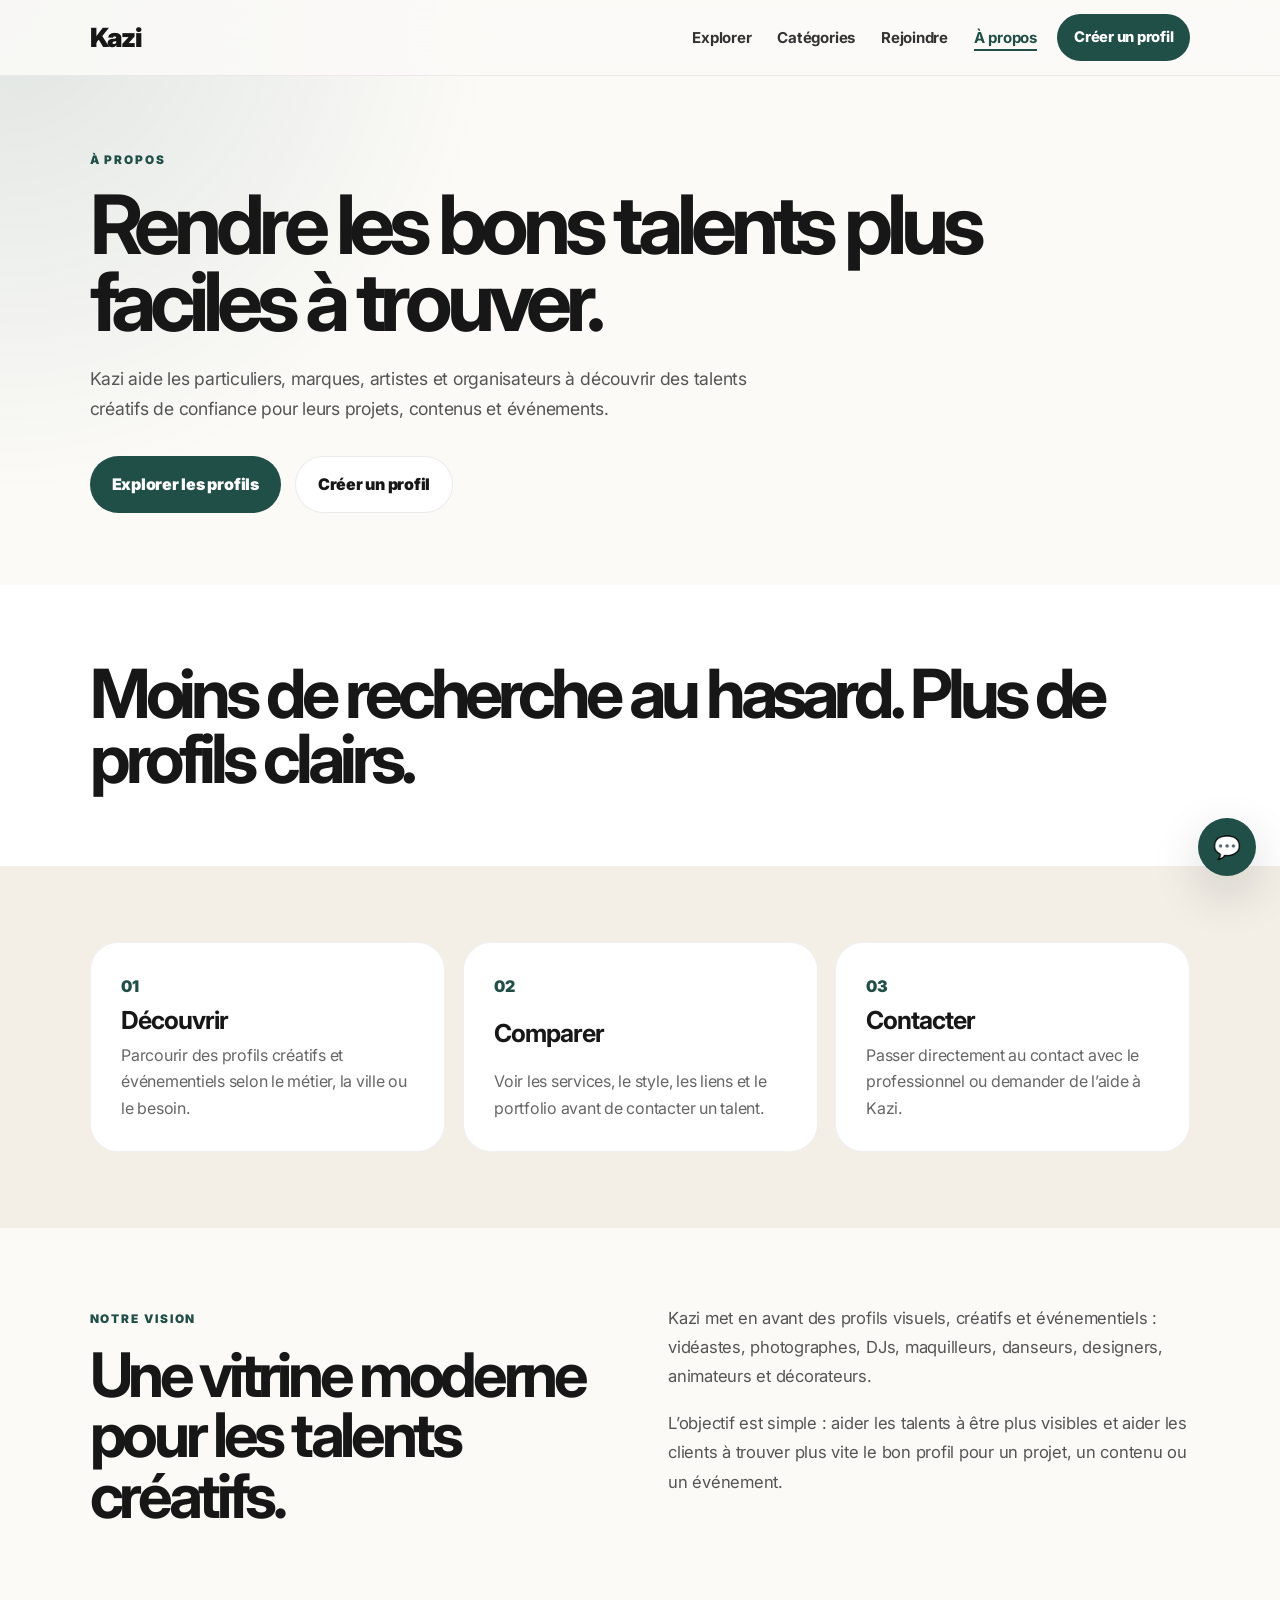
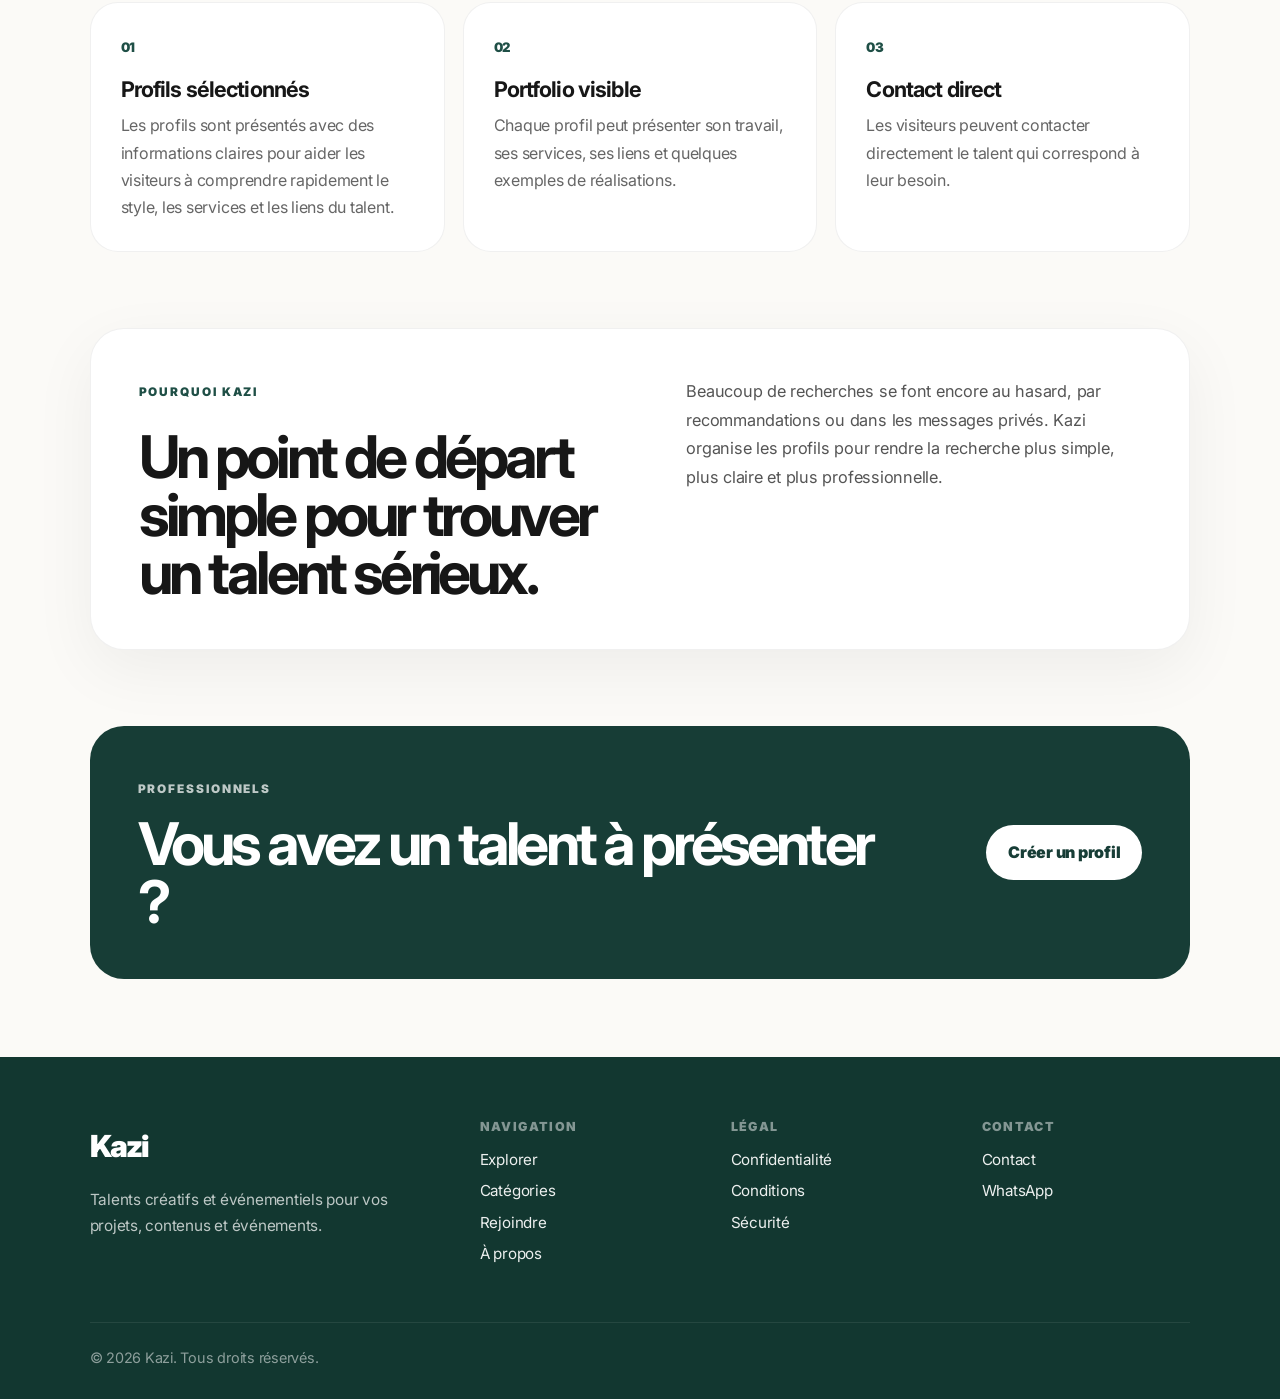
<file: Kazi-website/about.html>
<!doctype html>
<html lang="fr">
  <head>
    <meta charset="UTF-8" />
    <meta name="viewport" content="width=device-width, initial-scale=1.0" />

    <title>À propos — Kazi</title>

    <meta
      name="description"
      content="Kazi aide à découvrir des talents créatifs et événementiels de confiance pour vos projets, contenus et événements."
    />

    <link rel="icon" href="assets/images/branding/favicon.png" />

    <link rel="preconnect" href="https://fonts.googleapis.com" />
    <link rel="preconnect" href="https://fonts.gstatic.com" crossorigin />

    <link
      href="https://fonts.googleapis.com/css2?family=Inter:wght@400;500;600;700;800;900&display=swap"
      rel="stylesheet"
    />

    <link rel="stylesheet" href="assets/css/style.css" />
    <link rel="stylesheet" href="assets/css/navbar.css" />
    <link rel="stylesheet" href="assets/css/about.css" />
    <link rel="stylesheet" href="assets/css/footer.css" />
    <link rel="stylesheet" href="assets/css/responsive.css" />
  </head>

  <body>
    <header class="site-header">
      <nav class="navbar">
        <a href="index.html" class="logo">Kazi</a>

        <div class="nav-right">
          <ul class="nav-links">
            <li><a href="professionals.html">Explorer</a></li>
            <li><a href="categories.html">Catégories</a></li>
            <li><a href="join.html">Rejoindre</a></li>
            <li><a href="about.html" class="active">À propos</a></li>
          </ul>

          <a href="join.html" class="nav-cta">Créer un profil</a>

          <button class="menu-toggle" id="menuToggle">☰</button>
        </div>
      </nav>
    </header>

    <main>
      <section class="about-hero">
        <span class="about-tag">À propos</span>

        <h1>Rendre les bons talents plus faciles à trouver.</h1>

        <p>
          Kazi aide les particuliers, marques, artistes et organisateurs à
          découvrir des talents créatifs de confiance pour leurs projets,
          contenus et événements.
        </p>

        <div class="about-hero-actions">
          <a href="professionals.html" class="about-btn primary">
            Explorer les profils
          </a>

          <a href="join.html" class="about-btn secondary"> Créer un profil </a>
        </div>
      </section>

      <section class="about-statement">
        <h2>Moins de recherche au hasard. Plus de profils clairs.</h2>
      </section>

      <section class="about-grid-section">
        <div class="about-card">
          <span>01</span>
          <h3>Découvrir</h3>
          <p>
            Parcourir des profils créatifs et événementiels selon le métier, la
            ville ou le besoin.
          </p>
        </div>

        <div class="about-card">
          <span>02</span>
          <h3>Comparer</h3>
          <p>
            Voir les services, le style, les liens et le portfolio avant de
            contacter un talent.
          </p>
        </div>

        <div class="about-card">
          <span>03</span>
          <h3>Contacter</h3>
          <p>
            Passer directement au contact avec le professionnel ou demander de
            l’aide à Kazi.
          </p>
        </div>
      </section>

      <section class="about-split">
        <div>
          <span class="about-tag">Notre vision</span>
          <h2>Une vitrine moderne pour les talents créatifs.</h2>
        </div>

        <div class="about-copy">
          <p>
            Kazi met en avant des profils visuels, créatifs et événementiels :
            vidéastes, photographes, DJs, maquilleurs, danseurs, designers,
            animateurs et décorateurs.
          </p>

          <p>
            L’objectif est simple : aider les talents à être plus visibles et
            aider les clients à trouver plus vite le bon profil pour un projet,
            un contenu ou un événement.
          </p>
        </div>
      </section>

      <section class="about-benefits">
        <div class="about-benefit">
          <span>01</span>
          <h3>Profils sélectionnés</h3>
          <p>
            Les profils sont présentés avec des informations claires pour aider
            les visiteurs à comprendre rapidement le style, les services et les
            liens du talent.
          </p>
        </div>

        <div class="about-benefit">
          <span>02</span>
          <h3>Portfolio visible</h3>
          <p>
            Chaque profil peut présenter son travail, ses services, ses liens et
            quelques exemples de réalisations.
          </p>
        </div>

        <div class="about-benefit">
          <span>03</span>
          <h3>Contact direct</h3>
          <p>
            Les visiteurs peuvent contacter directement le talent qui correspond
            à leur besoin.
          </p>
        </div>
      </section>

      <section class="about-proof">
        <div>
          <span class="about-tag">Pourquoi Kazi</span>
          <h2>Un point de départ simple pour trouver un talent sérieux.</h2>
        </div>

        <p>
          Beaucoup de recherches se font encore au hasard, par recommandations
          ou dans les messages privés. Kazi organise les profils pour rendre la
          recherche plus simple, plus claire et plus professionnelle.
        </p>
      </section>

      <section class="about-cta">
        <div>
          <span class="about-tag">Professionnels</span>
          <h2>Vous avez un talent à présenter ?</h2>
        </div>

        <a href="join.html" class="about-btn white">Créer un profil</a>
      </section>
    </main>

    <footer class="site-footer">
      <div class="footer-top">
        <div class="footer-brand">
          <a href="index.html" class="footer-logo">Kazi</a>

          <p>
            Talents créatifs et événementiels pour vos projets, contenus et
            événements.
          </p>
        </div>

        <div class="footer-column">
          <h4>Navigation</h4>

          <a href="professionals.html">Explorer</a>
          <a href="categories.html">Catégories</a>
          <a href="join.html">Rejoindre</a>
          <a href="about.html">À propos</a>
        </div>

        <div class="footer-column">
          <h4>Légal</h4>

          <a href="privacy.html">Confidentialité</a>
          <a href="terms.html">Conditions</a>
          <a href="safety.html">Sécurité</a>
        </div>

        <div class="footer-column">
          <h4>Contact</h4>

          <a href="contact.html">Contact</a>
          <a
            href="https://wa.me/15819941312?text=Bonjour%2C%20je%20viens%20du%20site%20Kazi."
            target="_blank"
          >
            WhatsApp
          </a>
        </div>
      </div>

      <div class="footer-bottom">
        <p>© 2026 Kazi. Tous droits réservés.</p>
      </div>
    </footer>

    <a
      href="https://wa.me/15819941312?text=Bonjour%2C%20je%20viens%20du%20site%20Kazi%20et%20je%20souhaite%20avoir%20plus%20d%E2%80%99informations."
      class="floating-contact"
      target="_blank"
    >
      💬
    </a>

    <script src="assets/js/main.js"></script>
    <script src="assets/js/navbar.js"></script>
    <script src="assets/js/animations.js"></script>
  </body>
</html>
</file>
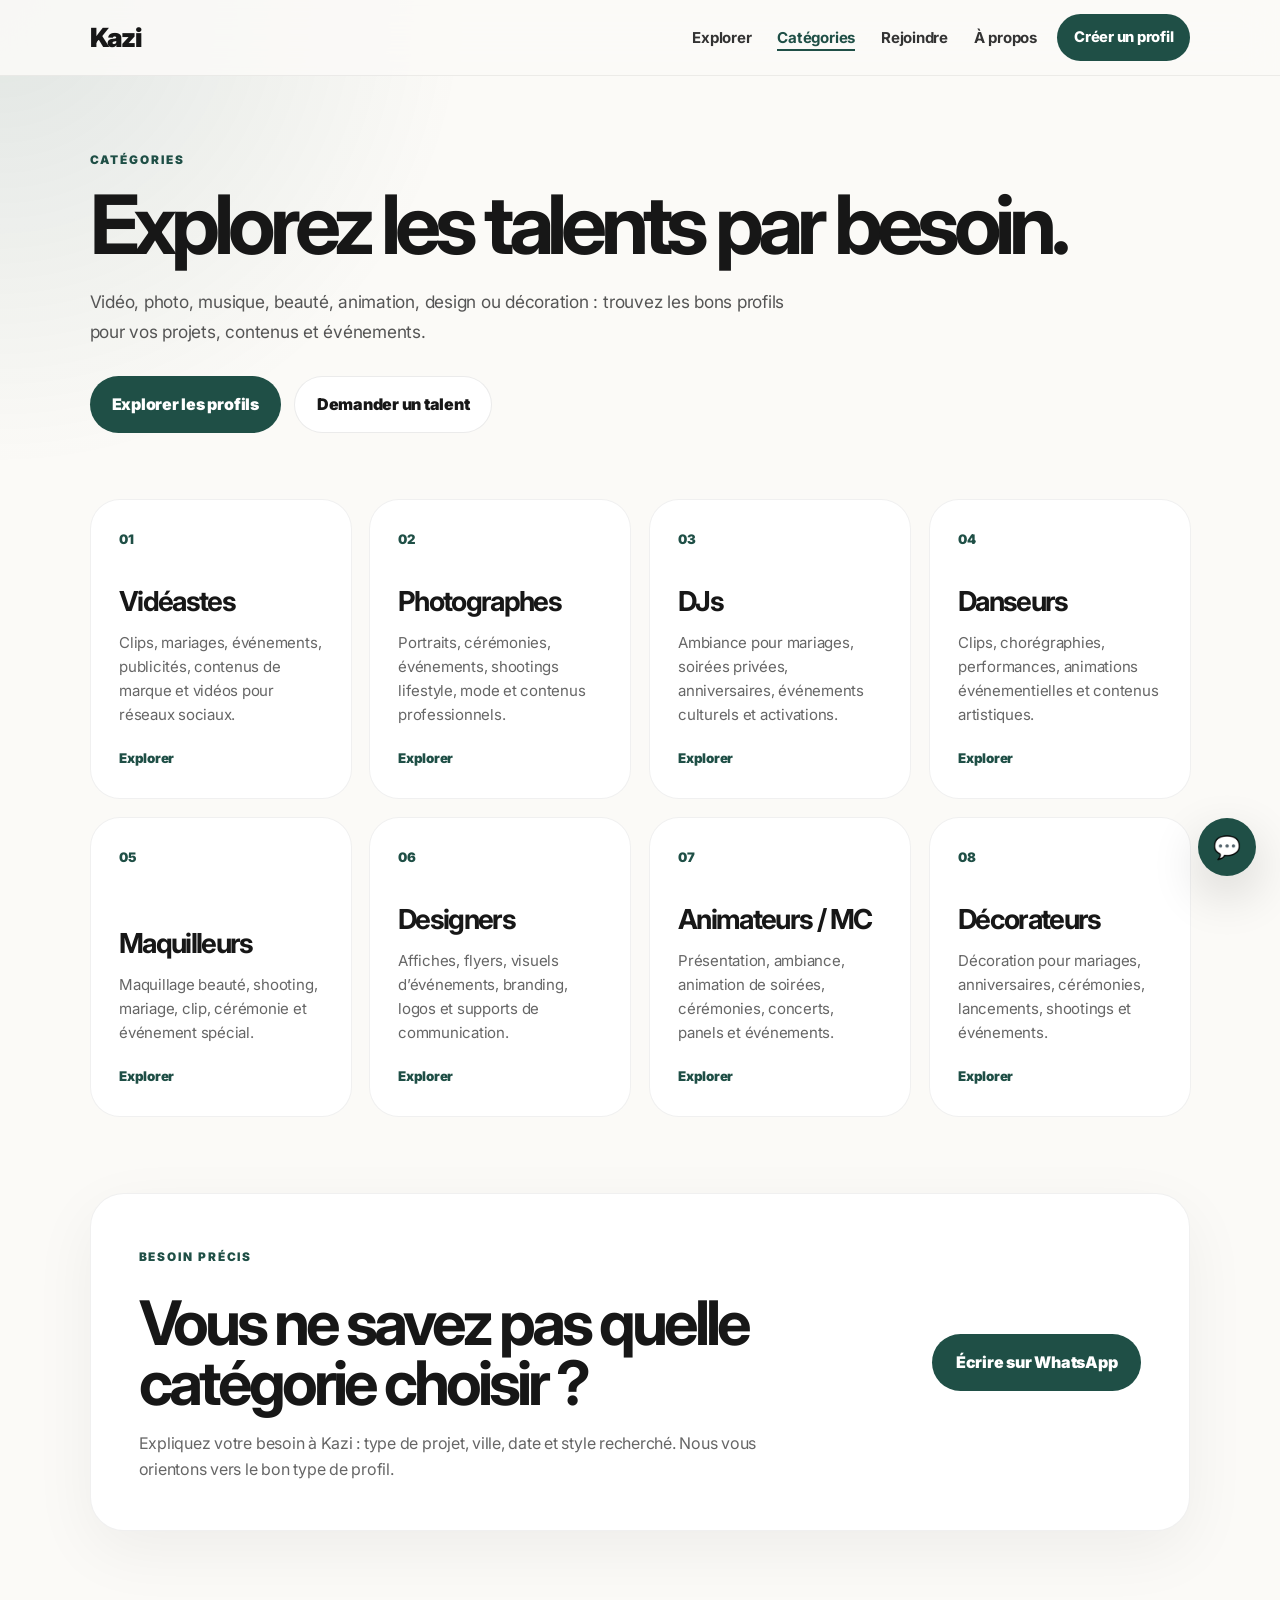
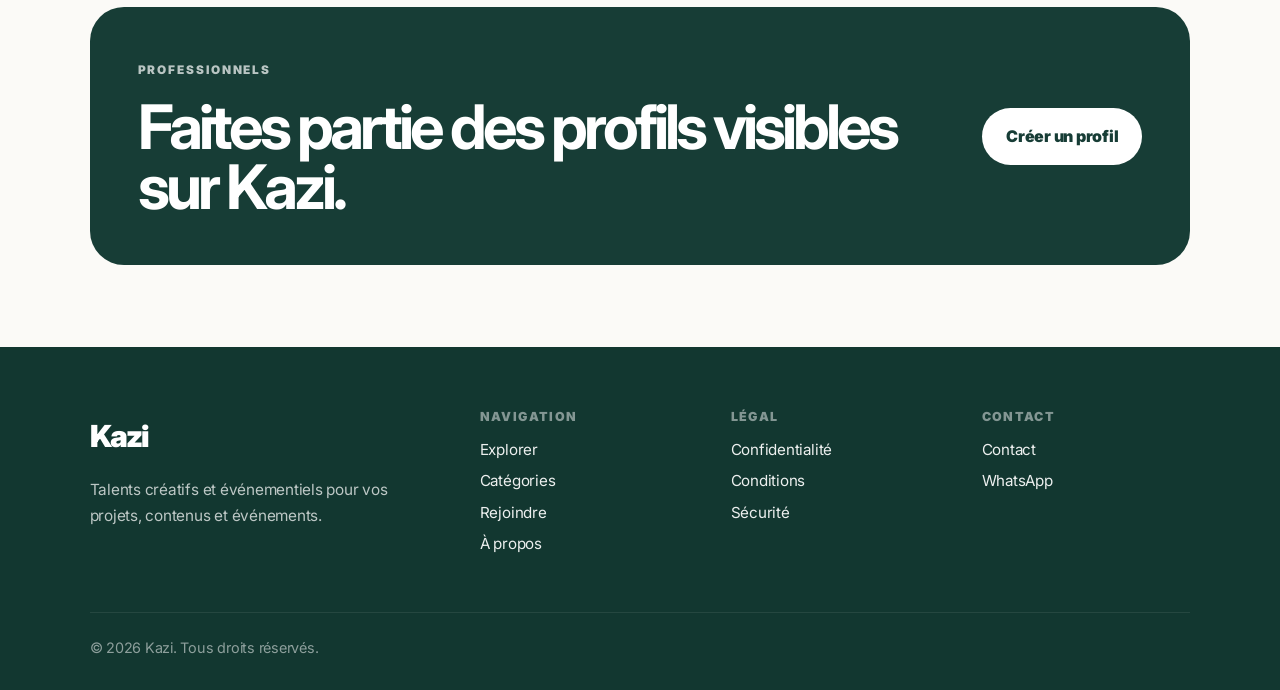
<file: Kazi-website/categories.html>
<!doctype html>
<html lang="fr">
  <head>
    <meta charset="UTF-8" />
    <meta name="viewport" content="width=device-width, initial-scale=1.0" />

    <title>Catégories — Kazi</title>

    <meta
      name="description"
      content="Explorez les catégories de talents créatifs, visuels et événementiels disponibles sur Kazi."
    />

    <link rel="icon" href="assets/images/branding/favicon.png" />

    <link rel="preconnect" href="https://fonts.googleapis.com" />
    <link rel="preconnect" href="https://fonts.gstatic.com" crossorigin />

    <link
      href="https://fonts.googleapis.com/css2?family=Inter:wght@400;500;600;700;800;900&display=swap"
      rel="stylesheet"
    />

    <link rel="stylesheet" href="assets/css/style.css" />
    <link rel="stylesheet" href="assets/css/navbar.css" />
    <link rel="stylesheet" href="assets/css/categories.css" />
    <link rel="stylesheet" href="assets/css/footer.css" />
    <link rel="stylesheet" href="assets/css/responsive.css" />
  </head>

  <body>
    <header class="site-header">
      <nav class="navbar">
        <a href="index.html" class="logo">Kazi</a>

        <div class="nav-right">
          <ul class="nav-links">
            <li><a href="professionals.html">Explorer</a></li>
            <li><a href="categories.html" class="active">Catégories</a></li>
            <li><a href="join.html">Rejoindre</a></li>
            <li><a href="about.html">À propos</a></li>
          </ul>

          <a href="join.html" class="nav-cta">Créer un profil</a>

          <button class="menu-toggle" id="menuToggle">☰</button>
        </div>
      </nav>
    </header>

    <main>
      <section class="categories-hero">
        <span class="categories-tag">Catégories</span>

        <h1>Explorez les talents par besoin.</h1>

        <p>
          Vidéo, photo, musique, beauté, animation, design ou décoration :
          trouvez les bons profils pour vos projets, contenus et événements.
        </p>

        <div class="categories-hero-actions">
          <a href="professionals.html" class="categories-btn primary">
            Explorer les profils
          </a>

          <a
            href="https://wa.me/15819941312?text=Bonjour%2C%20je%20cherche%20un%20talent%20sur%20Kazi.%20Voici%20mon%20besoin%20%3A"
            class="categories-btn secondary"
            target="_blank"
          >
            Demander un talent
          </a>
        </div>
      </section>

      <section class="categories-grid-section">
        <div class="categories-grid">
          <a href="professionals.html?category=videaste" class="category-card">
            <span>01</span>
            <h2>Vidéastes</h2>
            <p>
              Clips, mariages, événements, publicités, contenus de marque et
              vidéos pour réseaux sociaux.
            </p>
            <small>Explorer</small>
          </a>

          <a
            href="professionals.html?category=photographe"
            class="category-card"
          >
            <span>02</span>
            <h2>Photographes</h2>
            <p>
              Portraits, cérémonies, événements, shootings lifestyle, mode et
              contenus professionnels.
            </p>
            <small>Explorer</small>
          </a>

          <a href="professionals.html?category=dj" class="category-card">
            <span>03</span>
            <h2>DJs</h2>
            <p>
              Ambiance pour mariages, soirées privées, anniversaires, événements
              culturels et activations.
            </p>
            <small>Explorer</small>
          </a>

          <a href="professionals.html?category=danseur" class="category-card">
            <span>04</span>
            <h2>Danseurs</h2>
            <p>
              Clips, chorégraphies, performances, animations événementielles et
              contenus artistiques.
            </p>
            <small>Explorer</small>
          </a>

          <a
            href="professionals.html?category=maquilleur"
            class="category-card"
          >
            <span>05</span>
            <h2>Maquilleurs</h2>
            <p>
              Maquillage beauté, shooting, mariage, clip, cérémonie et événement
              spécial.
            </p>
            <small>Explorer</small>
          </a>

          <a href="professionals.html?category=designer" class="category-card">
            <span>06</span>
            <h2>Designers</h2>
            <p>
              Affiches, flyers, visuels d’événements, branding, logos et
              supports de communication.
            </p>
            <small>Explorer</small>
          </a>

          <a href="professionals.html?category=animateur" class="category-card">
            <span>07</span>
            <h2>Animateurs / MC</h2>
            <p>
              Présentation, ambiance, animation de soirées, cérémonies,
              concerts, panels et événements.
            </p>
            <small>Explorer</small>
          </a>

          <a
            href="professionals.html?category=decorateur"
            class="category-card"
          >
            <span>08</span>
            <h2>Décorateurs</h2>
            <p>
              Décoration pour mariages, anniversaires, cérémonies, lancements,
              shootings et événements.
            </p>
            <small>Explorer</small>
          </a>
        </div>
      </section>

      <section class="categories-help">
        <div>
          <span class="categories-tag">Besoin précis</span>
          <h2>Vous ne savez pas quelle catégorie choisir ?</h2>
          <p>
            Expliquez votre besoin à Kazi : type de projet, ville, date et style
            recherché. Nous vous orientons vers le bon type de profil.
          </p>
        </div>

        <a
          href="https://wa.me/15819941312?text=Bonjour%2C%20je%20cherche%20un%20talent%20sur%20Kazi.%20Voici%20mon%20besoin%20%3A"
          target="_blank"
        >
          Écrire sur WhatsApp
        </a>
      </section>

      <section class="categories-cta">
        <div>
          <span class="categories-tag">Professionnels</span>
          <h2>Faites partie des profils visibles sur Kazi.</h2>
        </div>

        <a href="join.html">Créer un profil</a>
      </section>
    </main>

    <footer class="site-footer">
      <div class="footer-top">
        <div class="footer-brand">
          <a href="index.html" class="footer-logo">Kazi</a>

          <p>
            Talents créatifs et événementiels pour vos projets, contenus et
            événements.
          </p>
        </div>

        <div class="footer-column">
          <h4>Navigation</h4>

          <a href="professionals.html">Explorer</a>
          <a href="categories.html">Catégories</a>
          <a href="join.html">Rejoindre</a>
          <a href="about.html">À propos</a>
        </div>

        <div class="footer-column">
          <h4>Légal</h4>

          <a href="privacy.html">Confidentialité</a>
          <a href="terms.html">Conditions</a>
          <a href="safety.html">Sécurité</a>
        </div>

        <div class="footer-column">
          <h4>Contact</h4>

          <a href="contact.html">Contact</a>
          <a
            href="https://wa.me/15819941312?text=Bonjour%2C%20je%20viens%20du%20site%20Kazi."
            target="_blank"
          >
            WhatsApp
          </a>
        </div>
      </div>

      <div class="footer-bottom">
        <p>© 2026 Kazi. Tous droits réservés.</p>
      </div>
    </footer>

    <a
      href="https://wa.me/15819941312?text=Bonjour%2C%20je%20viens%20du%20site%20Kazi%20et%20je%20souhaite%20avoir%20plus%20d%E2%80%99informations."
      class="floating-contact"
      target="_blank"
    >
      💬
    </a>

    <script src="assets/js/main.js"></script>
    <script src="assets/js/navbar.js"></script>
    <script src="assets/js/animations.js"></script>
  </body>
</html>
</file>
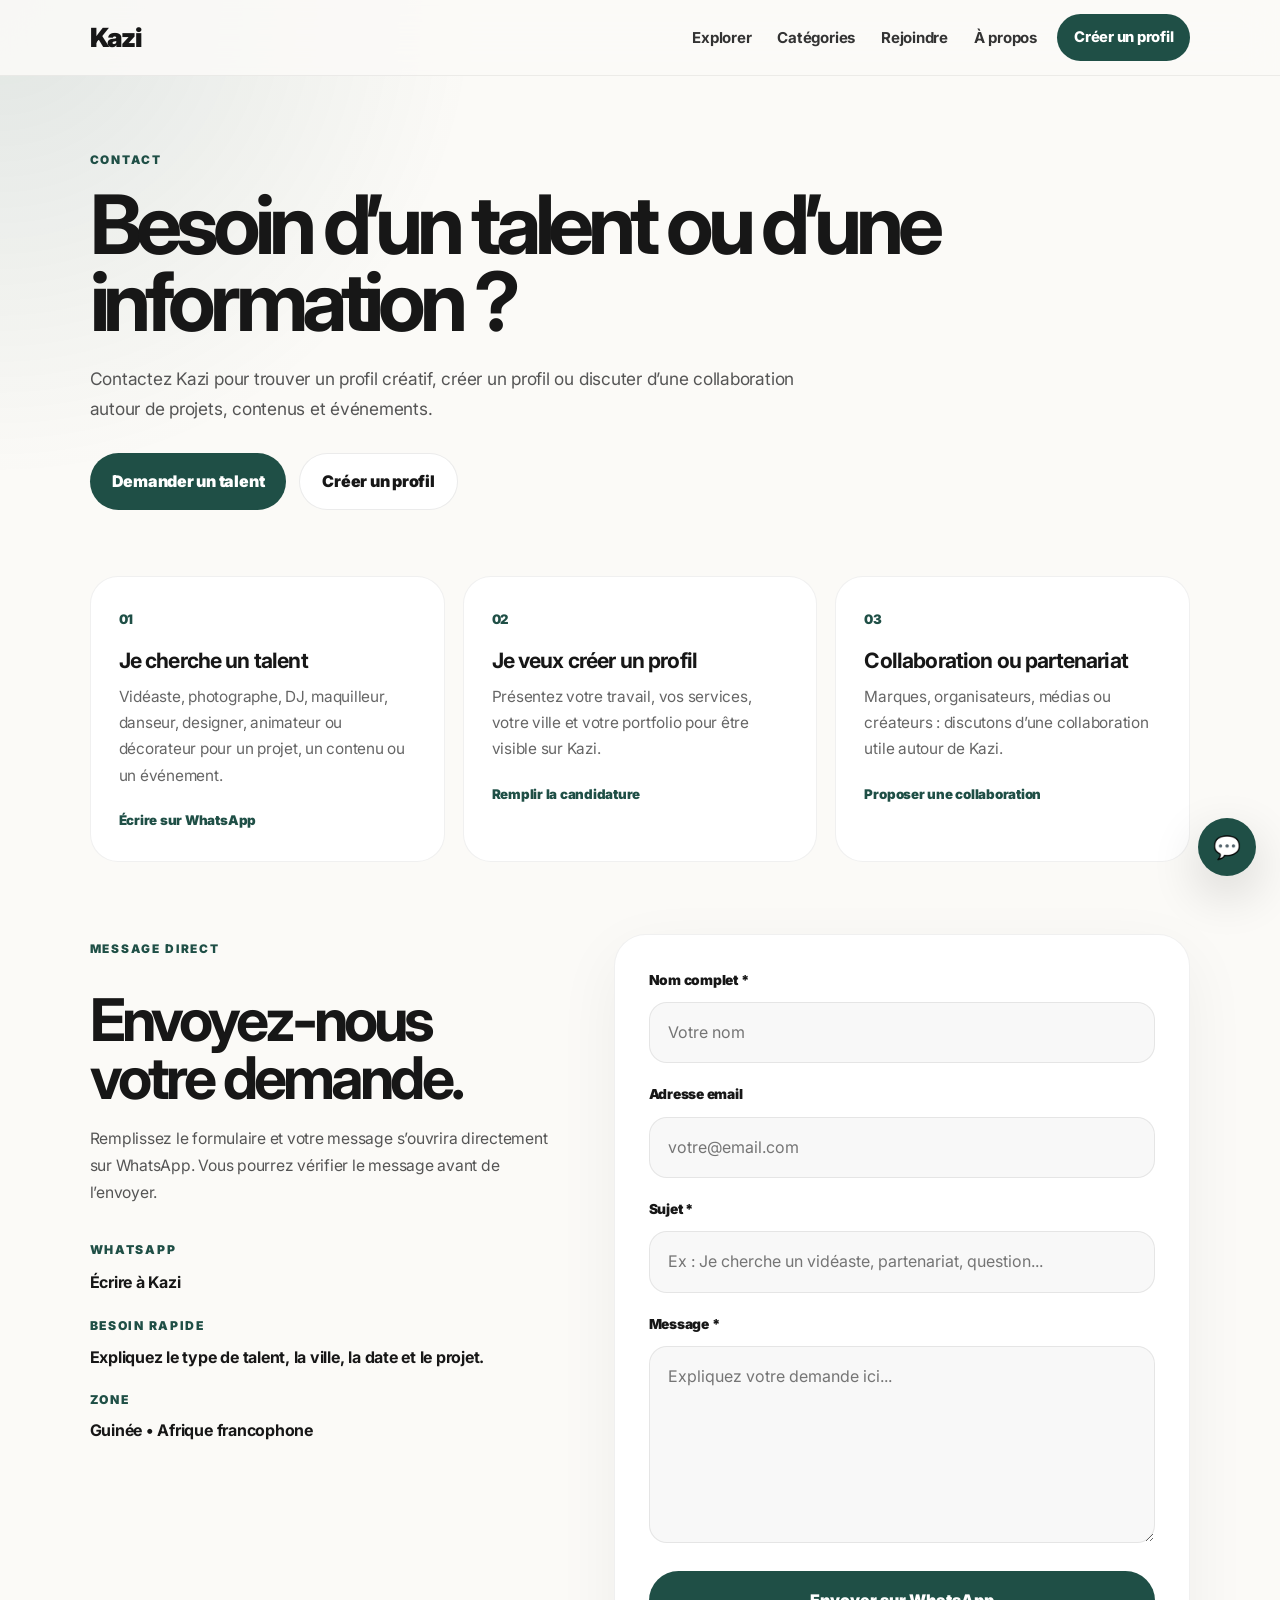
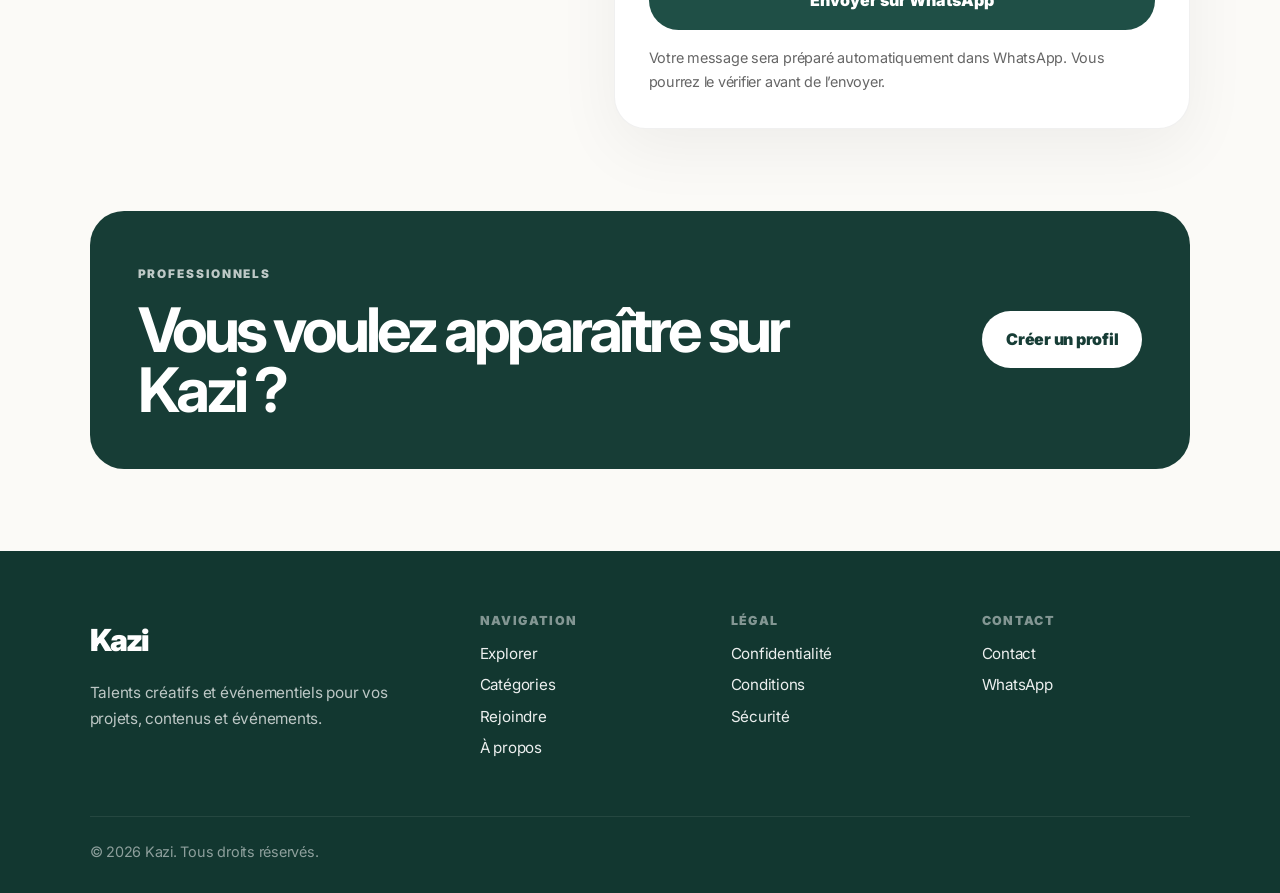
<file: Kazi-website/contact.html>
<!doctype html>
<html lang="fr">
  <head>
    <meta charset="UTF-8" />
    <meta name="viewport" content="width=device-width, initial-scale=1.0" />

    <title>Contact — Kazi</title>

    <meta
      name="description"
      content="Contactez Kazi pour trouver un talent créatif, créer un profil ou discuter d’une collaboration."
    />

    <link rel="icon" href="assets/images/branding/favicon.png" />

    <link rel="preconnect" href="https://fonts.googleapis.com" />
    <link rel="preconnect" href="https://fonts.gstatic.com" crossorigin />

    <link
      href="https://fonts.googleapis.com/css2?family=Inter:wght@400;500;600;700;800;900&display=swap"
      rel="stylesheet"
    />

    <link rel="stylesheet" href="assets/css/style.css" />
    <link rel="stylesheet" href="assets/css/navbar.css" />
    <link rel="stylesheet" href="assets/css/contact.css" />
    <link rel="stylesheet" href="assets/css/footer.css" />
    <link rel="stylesheet" href="assets/css/responsive.css" />
  </head>

  <body>
    <header class="site-header">
      <nav class="navbar">
        <a href="index.html" class="logo">Kazi</a>

        <div class="nav-right">
          <ul class="nav-links">
            <li><a href="professionals.html">Explorer</a></li>
            <li><a href="categories.html">Catégories</a></li>
            <li><a href="join.html">Rejoindre</a></li>
            <li><a href="about.html">À propos</a></li>
          </ul>

          <a href="join.html" class="nav-cta">Créer un profil</a>

          <button class="menu-toggle" id="menuToggle">☰</button>
        </div>
      </nav>
    </header>

    <main>
      <section class="contact-hero">
        <span class="contact-tag">Contact</span>

        <h1>Besoin d’un talent ou d’une information ?</h1>

        <p>
          Contactez Kazi pour trouver un profil créatif, créer un profil ou
          discuter d’une collaboration autour de projets, contenus et
          événements.
        </p>

        <div class="contact-hero-actions">
          <a
            href="https://wa.me/15819941312?text=Bonjour%2C%20je%20cherche%20un%20talent%20sur%20Kazi.%20Voici%20mon%20besoin%20%3A"
            class="contact-btn primary"
            target="_blank"
          >
            Demander un talent
          </a>

          <a href="join.html" class="contact-btn secondary">
            Créer un profil
          </a>
        </div>
      </section>

      <section class="contact-options">
        <a
          href="https://wa.me/15819941312?text=Bonjour%2C%20je%20cherche%20un%20talent%20sur%20Kazi.%20J%E2%80%99aimerais%20avoir%20de%20l%E2%80%99aide%20pour%20trouver%20le%20bon%20profil."
          class="contact-option"
          target="_blank"
        >
          <span>01</span>
          <h3>Je cherche un talent</h3>
          <p>
            Vidéaste, photographe, DJ, maquilleur, danseur, designer, animateur
            ou décorateur pour un projet, un contenu ou un événement.
          </p>
          <small>Écrire sur WhatsApp</small>
        </a>

        <a href="join.html" class="contact-option">
          <span>02</span>
          <h3>Je veux créer un profil</h3>
          <p>
            Présentez votre travail, vos services, votre ville et votre
            portfolio pour être visible sur Kazi.
          </p>
          <small>Remplir la candidature</small>
        </a>

        <a
          href="https://wa.me/15819941312?text=Bonjour%2C%20je%20souhaite%20discuter%20d%E2%80%99une%20collaboration%20ou%20d%E2%80%99un%20partenariat%20avec%20Kazi."
          class="contact-option"
          target="_blank"
        >
          <span>03</span>
          <h3>Collaboration ou partenariat</h3>
          <p>
            Marques, organisateurs, médias ou créateurs : discutons d’une
            collaboration utile autour de Kazi.
          </p>
          <small>Proposer une collaboration</small>
        </a>
      </section>

      <section class="contact-section">
        <div class="contact-info">
          <span class="contact-tag">Message direct</span>

          <h2>Envoyez-nous votre demande.</h2>

          <p>
            Remplissez le formulaire et votre message s’ouvrira directement sur
            WhatsApp. Vous pourrez vérifier le message avant de l’envoyer.
          </p>

          <div class="contact-details">
            <div>
              <strong>WhatsApp</strong>
              <a
                href="https://wa.me/15819941312?text=Bonjour%2C%20je%20viens%20du%20site%20Kazi."
                target="_blank"
              >
                Écrire à Kazi
              </a>
            </div>

            <div>
              <strong>Besoin rapide</strong>
              <p>
                Expliquez le type de talent, la ville, la date et le projet.
              </p>
            </div>

            <div>
              <strong>Zone</strong>
              <p>Guinée • Afrique francophone</p>
            </div>
          </div>
        </div>

        <form class="contact-form" id="contactForm">
          <div class="form-group">
            <label for="name">Nom complet *</label>
            <input
              type="text"
              id="name"
              name="name"
              placeholder="Votre nom"
              required
            />
          </div>

          <div class="form-group">
            <label for="email">Adresse email</label>
            <input
              type="email"
              id="email"
              name="email"
              placeholder="votre@email.com"
            />
          </div>

          <div class="form-group">
            <label for="subject">Sujet *</label>
            <input
              type="text"
              id="subject"
              name="subject"
              placeholder="Ex : Je cherche un vidéaste, partenariat, question..."
              required
            />
          </div>

          <div class="form-group">
            <label for="message">Message *</label>
            <textarea
              id="message"
              name="message"
              rows="6"
              placeholder="Expliquez votre demande ici..."
              required
            ></textarea>
          </div>

          <button type="submit">Envoyer sur WhatsApp</button>

          <p class="contact-form-note">
            Votre message sera préparé automatiquement dans WhatsApp. Vous
            pourrez le vérifier avant de l’envoyer.
          </p>
        </form>
      </section>

      <section class="contact-cta">
        <div>
          <span class="contact-tag">Professionnels</span>
          <h2>Vous voulez apparaître sur Kazi ?</h2>
        </div>

        <a href="join.html">Créer un profil</a>
      </section>
    </main>

    <footer class="site-footer">
      <div class="footer-top">
        <div class="footer-brand">
          <a href="index.html" class="footer-logo">Kazi</a>

          <p>
            Talents créatifs et événementiels pour vos projets, contenus et
            événements.
          </p>
        </div>

        <div class="footer-column">
          <h4>Navigation</h4>

          <a href="professionals.html">Explorer</a>
          <a href="categories.html">Catégories</a>
          <a href="join.html">Rejoindre</a>
          <a href="about.html">À propos</a>
        </div>

        <div class="footer-column">
          <h4>Légal</h4>

          <a href="privacy.html">Confidentialité</a>
          <a href="terms.html">Conditions</a>
          <a href="safety.html">Sécurité</a>
        </div>

        <div class="footer-column">
          <h4>Contact</h4>

          <a href="contact.html">Contact</a>
          <a
            href="https://wa.me/15819941312?text=Bonjour%2C%20je%20viens%20du%20site%20Kazi."
            target="_blank"
          >
            WhatsApp
          </a>
        </div>
      </div>

      <div class="footer-bottom">
        <p>© 2026 Kazi. Tous droits réservés.</p>
      </div>
    </footer>

    <a
      href="https://wa.me/15819941312?text=Bonjour%2C%20je%20viens%20du%20site%20Kazi%20et%20je%20souhaite%20avoir%20plus%20d%E2%80%99informations."
      class="floating-contact"
      target="_blank"
    >
      💬
    </a>

    <script src="assets/js/main.js"></script>
    <script src="assets/js/navbar.js"></script>
    <script src="assets/js/animations.js"></script>

    <script>
      document.addEventListener('DOMContentLoaded', () => {
        const contactForm = document.getElementById('contactForm');

        if (!contactForm) return;

        contactForm.addEventListener('submit', (event) => {
          event.preventDefault();

          const name = document.getElementById('name')?.value.trim();
          const email = document.getElementById('email')?.value.trim();
          const subject = document.getElementById('subject')?.value.trim();
          const message = document.getElementById('message')?.value.trim();

          if (!name || !subject || !message) {
            alert('Veuillez remplir votre nom, le sujet et le message.');
            return;
          }

          const whatsappMessage = `
Bonjour, je viens du site Kazi.

CONTACT
Nom : ${name}
Email : ${email || 'Non renseigné'}

SUJET
${subject}

MESSAGE
${message}

Merci.
          `.trim();

          const kaziWhatsappNumber = '15819941312';

          const whatsappUrl = `https://wa.me/${kaziWhatsappNumber}?text=${encodeURIComponent(
            whatsappMessage,
          )}`;

          window.open(whatsappUrl, '_blank');
        });
      });
    </script>
  </body>
</html>
</file>
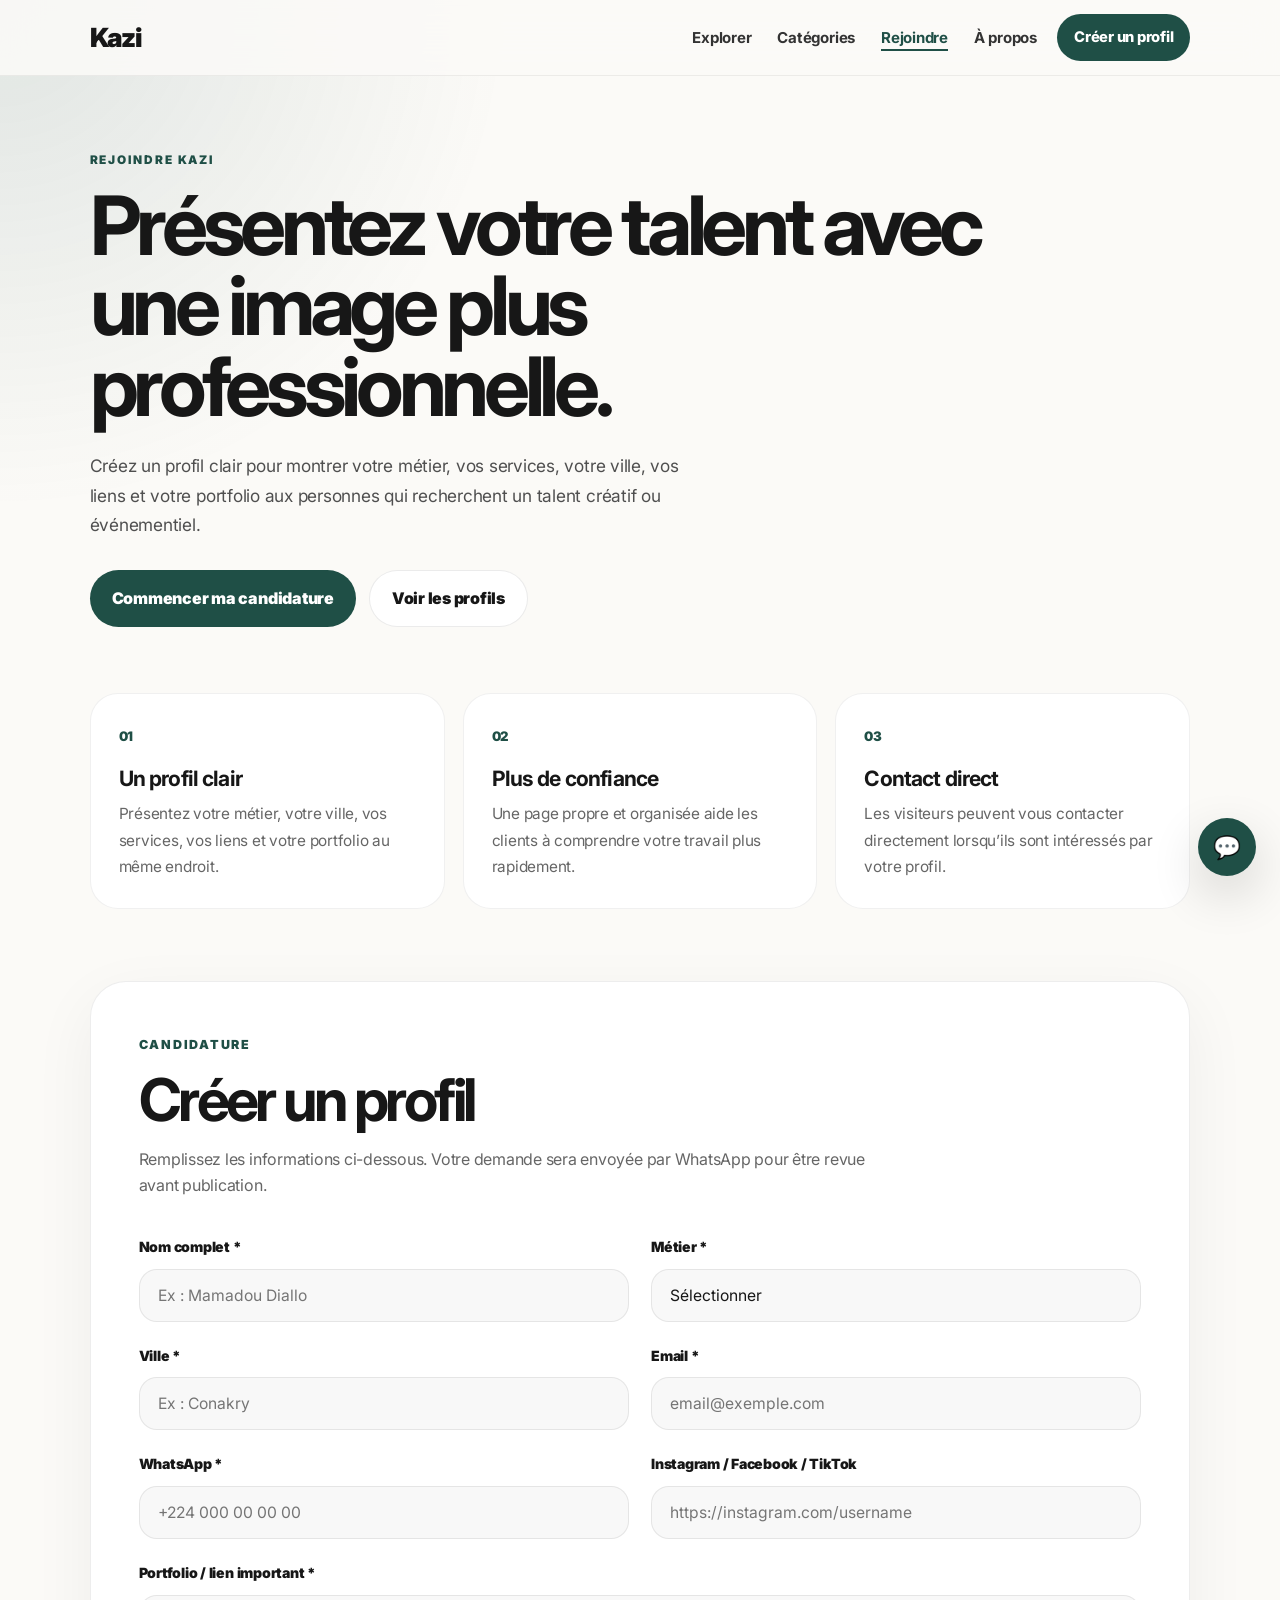
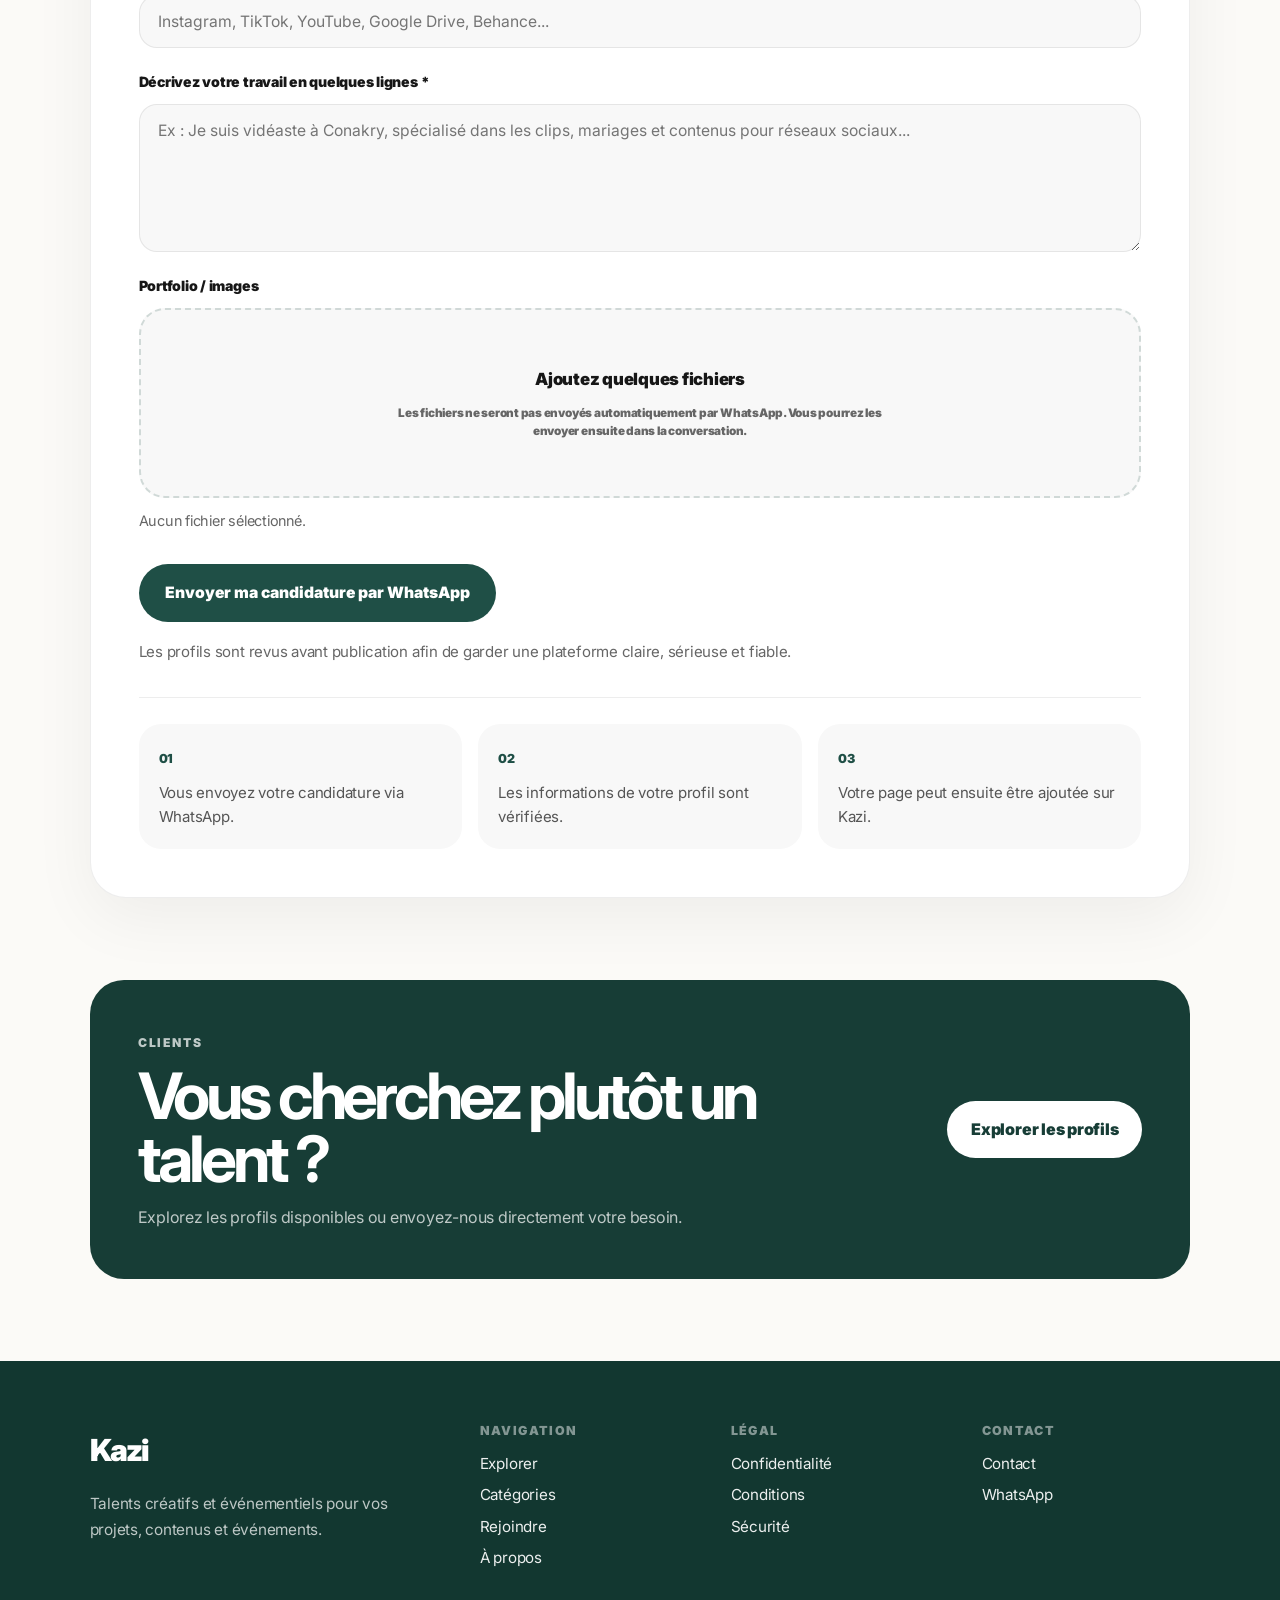
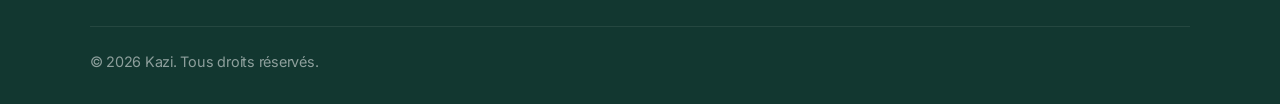
<file: Kazi-website/join.html>
<!doctype html>
<html lang="fr">
  <head>
    <meta charset="UTF-8" />
    <meta name="viewport" content="width=device-width, initial-scale=1.0" />

    <title>Rejoindre — Kazi</title>

    <meta
      name="description"
      content="Créez votre profil Kazi et présentez vos services créatifs, visuels ou événementiels de manière professionnelle."
    />

    <link rel="icon" href="assets/images/branding/favicon.png" />

    <link rel="preconnect" href="https://fonts.googleapis.com" />
    <link rel="preconnect" href="https://fonts.gstatic.com" crossorigin />

    <link
      href="https://fonts.googleapis.com/css2?family=Inter:wght@400;500;600;700;800;900&display=swap"
      rel="stylesheet"
    />

    <link rel="stylesheet" href="assets/css/style.css" />
    <link rel="stylesheet" href="assets/css/navbar.css" />
    <link rel="stylesheet" href="assets/css/join.css" />
    <link rel="stylesheet" href="assets/css/footer.css" />
    <link rel="stylesheet" href="assets/css/responsive.css" />
  </head>

  <body>
    <header class="site-header">
      <nav class="navbar">
        <a href="index.html" class="logo">Kazi</a>

        <div class="nav-right">
          <ul class="nav-links">
            <li><a href="professionals.html">Explorer</a></li>
            <li><a href="categories.html">Catégories</a></li>
            <li><a href="join.html" class="active">Rejoindre</a></li>
            <li><a href="about.html">À propos</a></li>
          </ul>

          <a href="join.html" class="nav-cta">Créer un profil</a>

          <button class="menu-toggle" id="menuToggle">☰</button>
        </div>
      </nav>
    </header>

    <main>
      <section class="join-hero">
        <div class="join-content">
          <span class="join-tag">Rejoindre Kazi</span>

          <h1>Présentez votre talent avec une image plus professionnelle.</h1>

          <p>
            Créez un profil clair pour montrer votre métier, vos services, votre
            ville, vos liens et votre portfolio aux personnes qui recherchent un
            talent créatif ou événementiel.
          </p>

          <div class="join-hero-actions">
            <a href="#joinForm" class="join-btn primary">
              Commencer ma candidature
            </a>

            <a href="professionals.html" class="join-btn secondary">
              Voir les profils
            </a>
          </div>
        </div>
      </section>

      <section class="join-benefits">
        <div class="join-benefit">
          <span>01</span>
          <h3>Un profil clair</h3>
          <p>
            Présentez votre métier, votre ville, vos services, vos liens et
            votre portfolio au même endroit.
          </p>
        </div>

        <div class="join-benefit">
          <span>02</span>
          <h3>Plus de confiance</h3>
          <p>
            Une page propre et organisée aide les clients à comprendre votre
            travail plus rapidement.
          </p>
        </div>

        <div class="join-benefit">
          <span>03</span>
          <h3>Contact direct</h3>
          <p>
            Les visiteurs peuvent vous contacter directement lorsqu’ils sont
            intéressés par votre profil.
          </p>
        </div>
      </section>

      <section class="join-form-section">
        <div class="form-wrapper">
          <div class="form-heading">
            <span>Candidature</span>

            <h2>Créer un profil</h2>

            <p>
              Remplissez les informations ci-dessous. Votre demande sera envoyée
              par WhatsApp pour être revue avant publication.
            </p>
          </div>

          <form class="join-form" id="joinForm">
            <div class="form-grid">
              <div class="input-group">
                <label for="fullName">Nom complet *</label>
                <input
                  type="text"
                  id="fullName"
                  placeholder="Ex : Mamadou Diallo"
                  required
                />
              </div>

              <div class="input-group">
                <label for="job">Métier *</label>
                <select id="job" required>
                  <option value="">Sélectionner</option>
                  <option>Vidéaste</option>
                  <option>Photographe</option>
                  <option>DJ</option>
                  <option>Danseur / Danseuse</option>
                  <option>Maquilleur / Maquilleuse</option>
                  <option>Designer</option>
                  <option>Animateur / MC</option>
                  <option>Décorateur / Décoratrice</option>
                  <option>Autre talent créatif ou événementiel</option>
                </select>
              </div>

              <div class="input-group">
                <label for="city">Ville *</label>
                <input
                  type="text"
                  id="city"
                  placeholder="Ex : Conakry"
                  required
                />
              </div>

              <div class="input-group">
                <label for="email">Email *</label>
                <input
                  type="email"
                  id="email"
                  placeholder="email@exemple.com"
                  required
                />
              </div>

              <div class="input-group">
                <label for="whatsapp">WhatsApp *</label>
                <input
                  type="tel"
                  id="whatsapp"
                  placeholder="+224 000 00 00 00"
                  required
                />
              </div>

              <div class="input-group">
                <label for="social">Instagram / Facebook / TikTok</label>
                <input
                  type="url"
                  id="social"
                  placeholder="https://instagram.com/username"
                />
              </div>

              <div class="input-group full-width">
                <label for="portfolio">Portfolio / lien important *</label>
                <input
                  type="url"
                  id="portfolio"
                  placeholder="Instagram, TikTok, YouTube, Google Drive, Behance..."
                  required
                />
              </div>

              <div class="input-group full-width">
                <label for="description">
                  Décrivez votre travail en quelques lignes *
                </label>

                <textarea
                  id="description"
                  rows="6"
                  placeholder="Ex : Je suis vidéaste à Conakry, spécialisé dans les clips, mariages et contenus pour réseaux sociaux..."
                  required
                ></textarea>
              </div>

              <div class="input-group full-width">
                <label for="portfolio-upload">Portfolio / images</label>

                <div class="upload-box">
                  <input
                    type="file"
                    id="portfolio-upload"
                    multiple
                    hidden
                    accept="image/*,video/*,.pdf"
                  />

                  <label for="portfolio-upload" class="upload-label">
                    <span>Ajoutez quelques fichiers</span>
                    <small>
                      Les fichiers ne seront pas envoyés automatiquement par
                      WhatsApp. Vous pourrez les envoyer ensuite dans la
                      conversation.
                    </small>
                  </label>

                  <p class="file-preview" id="filePreview">
                    Aucun fichier sélectionné.
                  </p>
                </div>
              </div>
            </div>

            <button type="submit" class="submit-btn">
              Envoyer ma candidature par WhatsApp
            </button>

            <p class="form-note">
              Les profils sont revus avant publication afin de garder une
              plateforme claire, sérieuse et fiable.
            </p>

            <div class="form-process">
              <div>
                <span>01</span>
                <p>Vous envoyez votre candidature via WhatsApp.</p>
              </div>

              <div>
                <span>02</span>
                <p>Les informations de votre profil sont vérifiées.</p>
              </div>

              <div>
                <span>03</span>
                <p>Votre page peut ensuite être ajoutée sur Kazi.</p>
              </div>
            </div>
          </form>
        </div>
      </section>

      <section class="join-cta">
        <div>
          <span>Clients</span>
          <h2>Vous cherchez plutôt un talent ?</h2>
          <p>
            Explorez les profils disponibles ou envoyez-nous directement votre
            besoin.
          </p>
        </div>

        <a href="professionals.html">Explorer les profils</a>
      </section>
    </main>

    <footer class="site-footer">
      <div class="footer-top">
        <div class="footer-brand">
          <a href="index.html" class="footer-logo">Kazi</a>

          <p>
            Talents créatifs et événementiels pour vos projets, contenus et
            événements.
          </p>
        </div>

        <div class="footer-column">
          <h4>Navigation</h4>

          <a href="professionals.html">Explorer</a>
          <a href="categories.html">Catégories</a>
          <a href="join.html">Rejoindre</a>
          <a href="about.html">À propos</a>
        </div>

        <div class="footer-column">
          <h4>Légal</h4>

          <a href="privacy.html">Confidentialité</a>
          <a href="terms.html">Conditions</a>
          <a href="safety.html">Sécurité</a>
        </div>

        <div class="footer-column">
          <h4>Contact</h4>

          <a href="contact.html">Contact</a>
          <a
            href="https://wa.me/15819941312?text=Bonjour%2C%20je%20viens%20du%20site%20Kazi."
            target="_blank"
          >
            WhatsApp
          </a>
        </div>
      </div>

      <div class="footer-bottom">
        <p>© 2026 Kazi. Tous droits réservés.</p>
      </div>
    </footer>

    <a
      href="https://wa.me/15819941312?text=Bonjour%2C%20je%20viens%20du%20site%20Kazi%20et%20je%20souhaite%20avoir%20plus%20d%E2%80%99informations."
      class="floating-contact"
      target="_blank"
    >
      💬
    </a>

    <script src="assets/js/main.js"></script>
    <script src="assets/js/navbar.js"></script>
    <script src="assets/js/animations.js"></script>
    <script src="assets/js/join.js"></script>
  </body>
</html>
</file>
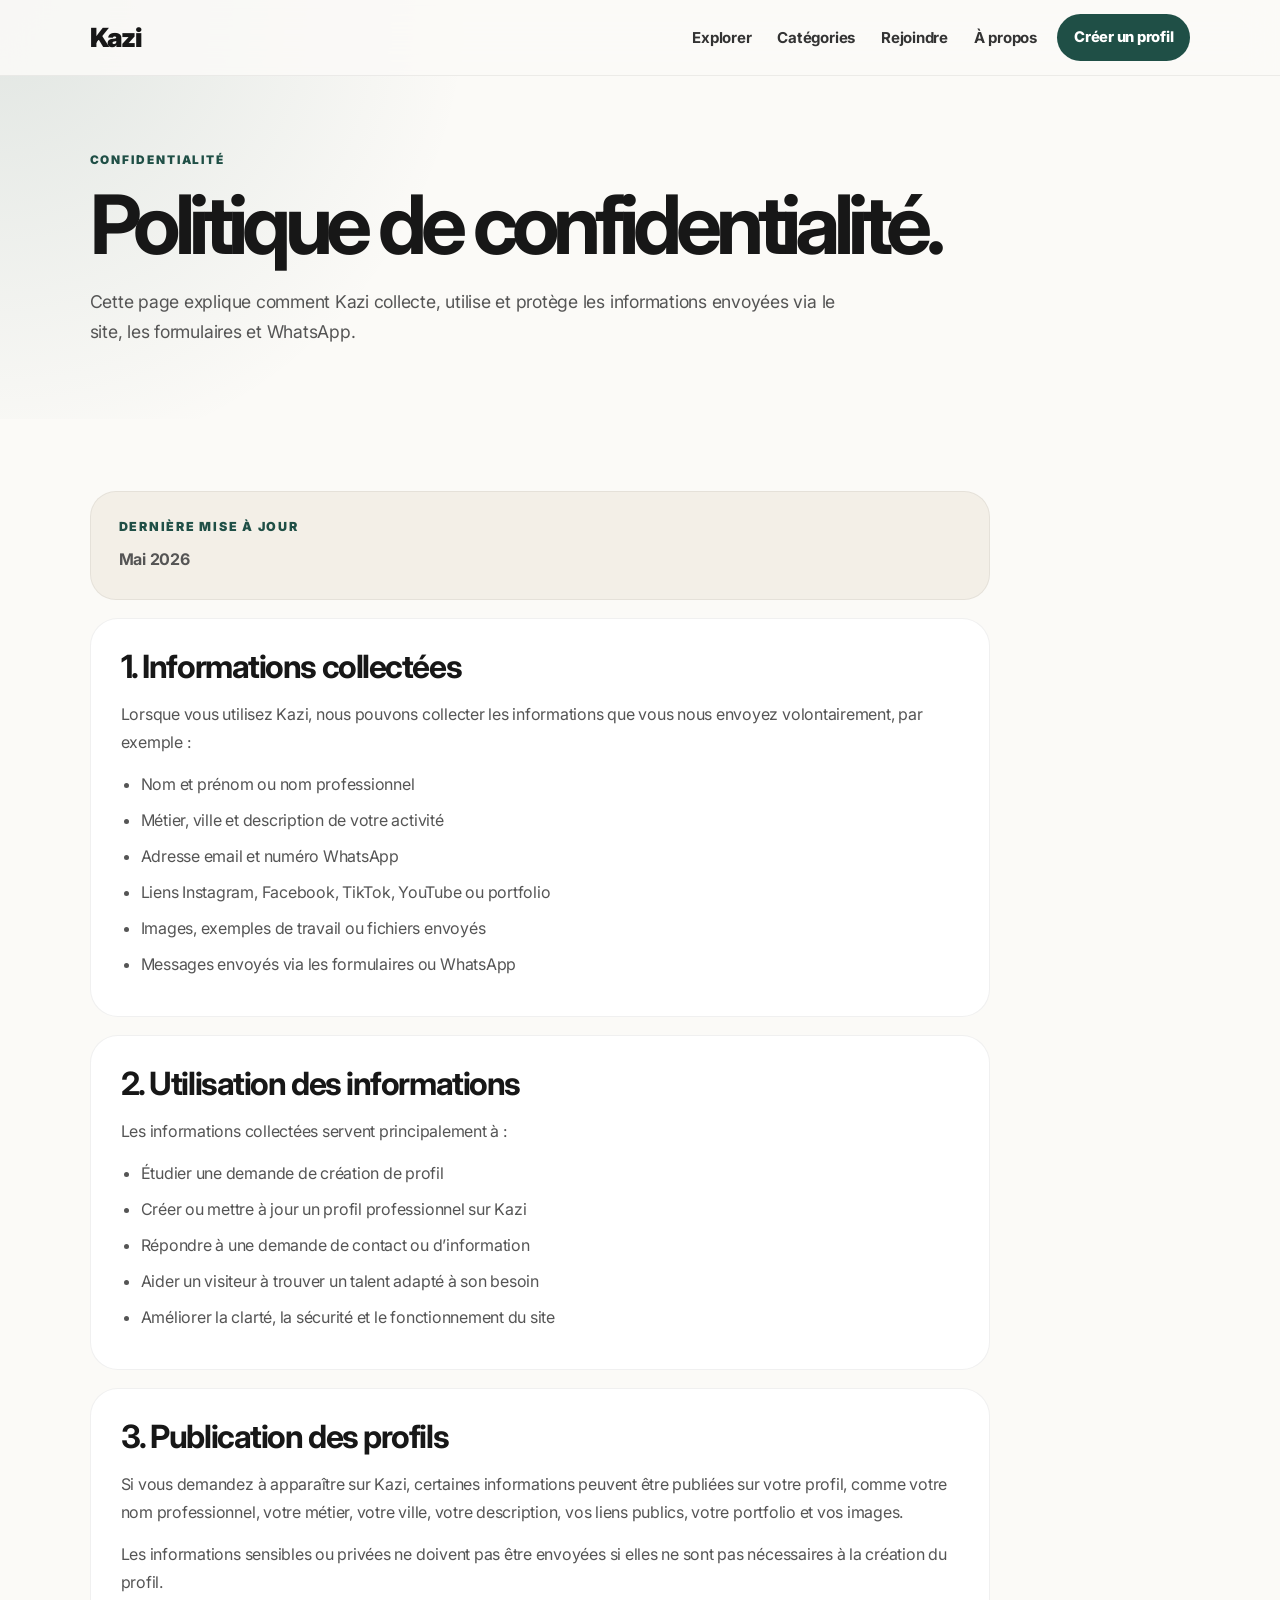
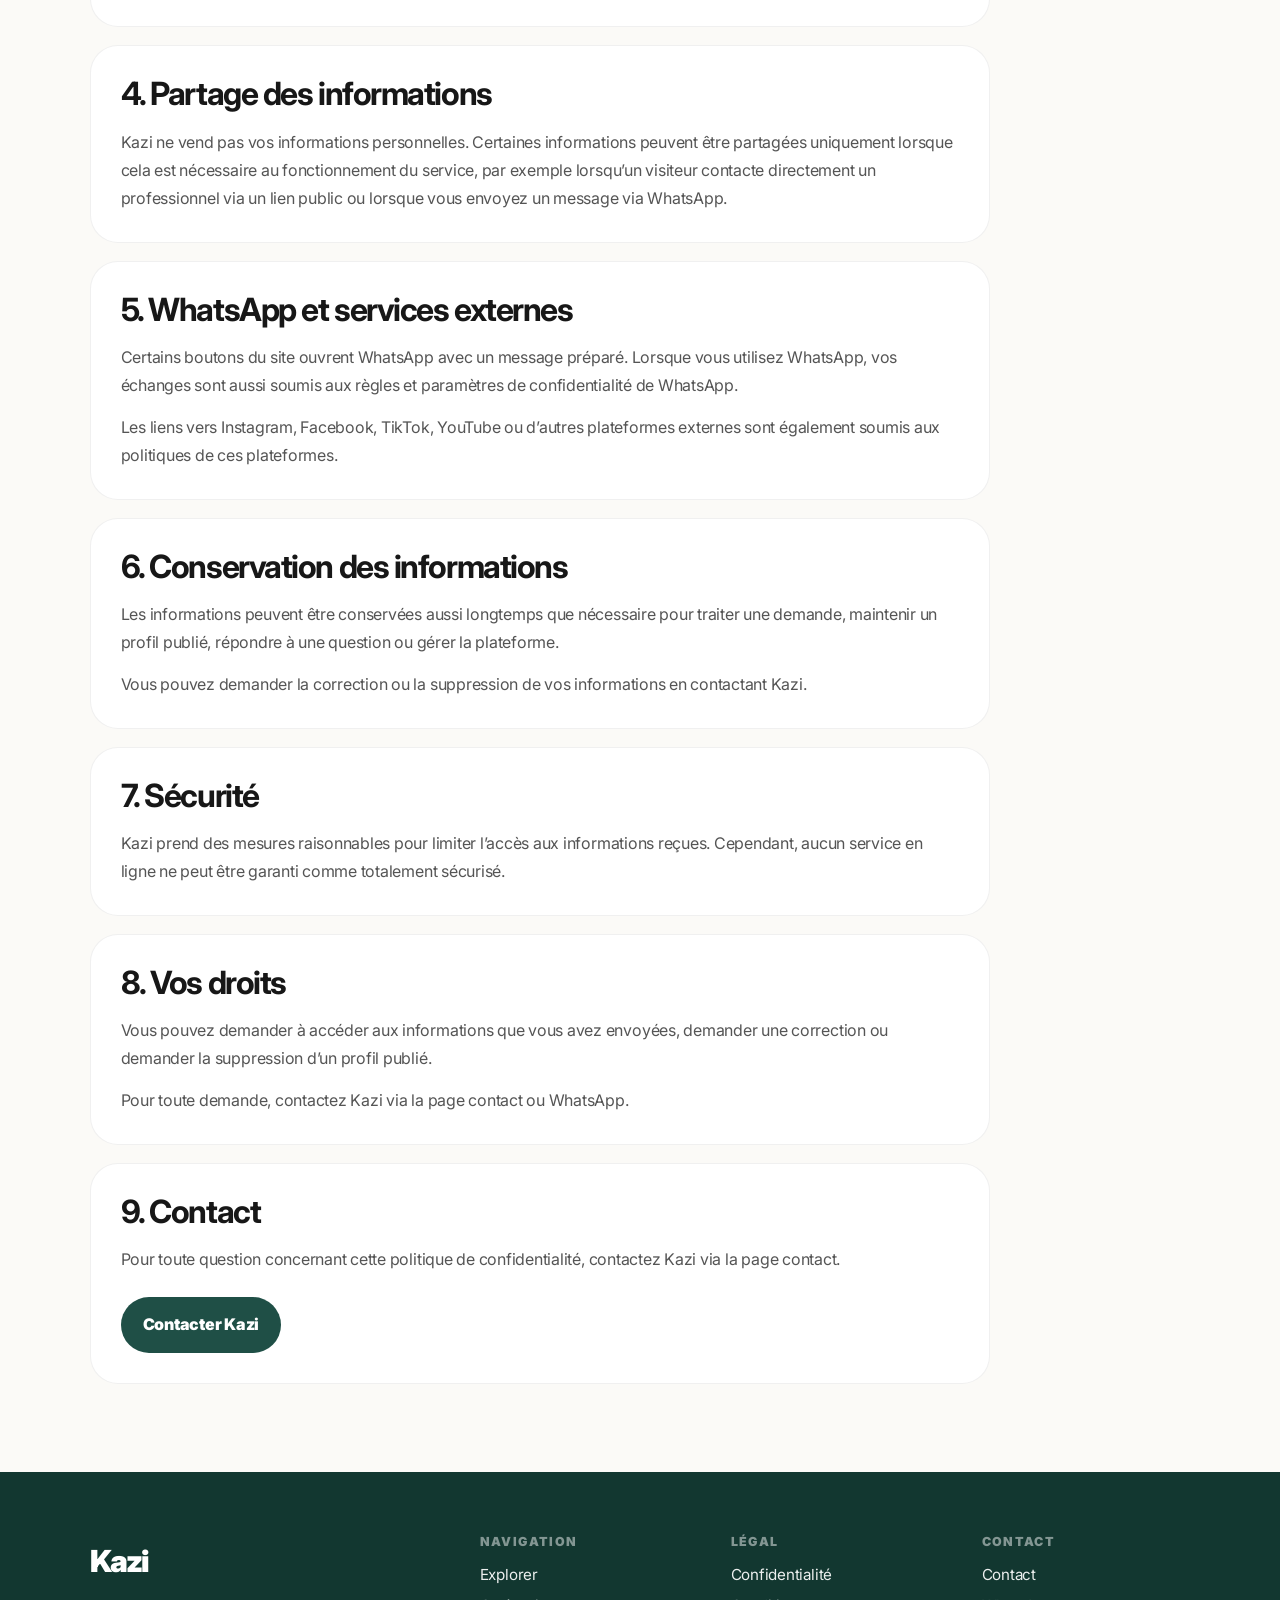
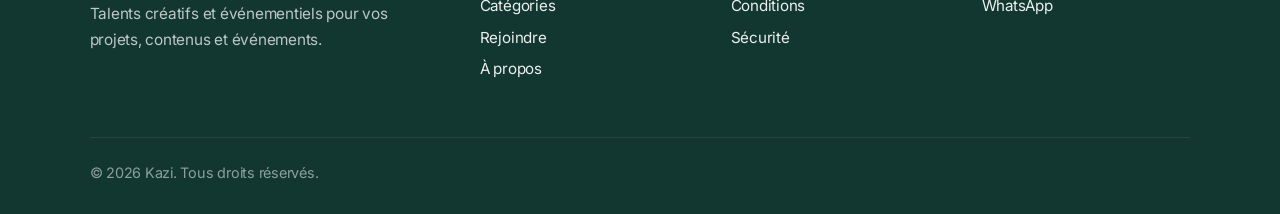
<file: Kazi-website/privacy.html>
<!doctype html>
<html lang="fr">
  <head>
    <meta charset="UTF-8" />
    <meta name="viewport" content="width=device-width, initial-scale=1.0" />

    <title>Politique de confidentialité — Kazi</title>

    <meta
      name="description"
      content="Politique de confidentialité de Kazi : données collectées, utilisation, conservation et contact."
    />

    <link rel="icon" href="assets/images/branding/favicon.png" />

    <link rel="preconnect" href="https://fonts.googleapis.com" />
    <link rel="preconnect" href="https://fonts.gstatic.com" crossorigin />

    <link
      href="https://fonts.googleapis.com/css2?family=Inter:wght@400;500;600;700;800;900&display=swap"
      rel="stylesheet"
    />

    <link rel="stylesheet" href="assets/css/style.css" />
    <link rel="stylesheet" href="assets/css/navbar.css" />
    <link rel="stylesheet" href="assets/css/legal.css" />
    <link rel="stylesheet" href="assets/css/footer.css" />
    <link rel="stylesheet" href="assets/css/responsive.css" />
  </head>

  <body>
    <header class="site-header">
      <nav class="navbar">
        <a href="index.html" class="logo">Kazi</a>

        <div class="nav-right">
          <ul class="nav-links">
            <li><a href="professionals.html">Explorer</a></li>
            <li><a href="categories.html">Catégories</a></li>
            <li><a href="join.html">Rejoindre</a></li>
            <li><a href="about.html">À propos</a></li>
          </ul>

          <a href="join.html" class="nav-cta">Créer un profil</a>

          <button class="menu-toggle" id="menuToggle">☰</button>
        </div>
      </nav>
    </header>

    <main>
      <section class="legal-hero">
        <span class="legal-tag">Confidentialité</span>
        <h1>Politique de confidentialité.</h1>
        <p>
          Cette page explique comment Kazi collecte, utilise et protège les
          informations envoyées via le site, les formulaires et WhatsApp.
        </p>
      </section>

      <section class="legal-content">
        <div class="legal-updated">
          <strong>Dernière mise à jour</strong>
          <p>Mai 2026</p>
        </div>

        <article class="legal-card">
          <h2>1. Informations collectées</h2>
          <p>
            Lorsque vous utilisez Kazi, nous pouvons collecter les informations
            que vous nous envoyez volontairement, par exemple :
          </p>

          <ul>
            <li>Nom et prénom ou nom professionnel</li>
            <li>Métier, ville et description de votre activité</li>
            <li>Adresse email et numéro WhatsApp</li>
            <li>Liens Instagram, Facebook, TikTok, YouTube ou portfolio</li>
            <li>Images, exemples de travail ou fichiers envoyés</li>
            <li>Messages envoyés via les formulaires ou WhatsApp</li>
          </ul>
        </article>

        <article class="legal-card">
          <h2>2. Utilisation des informations</h2>
          <p>Les informations collectées servent principalement à :</p>

          <ul>
            <li>Étudier une demande de création de profil</li>
            <li>Créer ou mettre à jour un profil professionnel sur Kazi</li>
            <li>Répondre à une demande de contact ou d’information</li>
            <li>Aider un visiteur à trouver un talent adapté à son besoin</li>
            <li>
              Améliorer la clarté, la sécurité et le fonctionnement du site
            </li>
          </ul>
        </article>

        <article class="legal-card">
          <h2>3. Publication des profils</h2>
          <p>
            Si vous demandez à apparaître sur Kazi, certaines informations
            peuvent être publiées sur votre profil, comme votre nom
            professionnel, votre métier, votre ville, votre description, vos
            liens publics, votre portfolio et vos images.
          </p>

          <p>
            Les informations sensibles ou privées ne doivent pas être envoyées
            si elles ne sont pas nécessaires à la création du profil.
          </p>
        </article>

        <article class="legal-card">
          <h2>4. Partage des informations</h2>
          <p>
            Kazi ne vend pas vos informations personnelles. Certaines
            informations peuvent être partagées uniquement lorsque cela est
            nécessaire au fonctionnement du service, par exemple lorsqu’un
            visiteur contacte directement un professionnel via un lien public ou
            lorsque vous envoyez un message via WhatsApp.
          </p>
        </article>

        <article class="legal-card">
          <h2>5. WhatsApp et services externes</h2>
          <p>
            Certains boutons du site ouvrent WhatsApp avec un message préparé.
            Lorsque vous utilisez WhatsApp, vos échanges sont aussi soumis aux
            règles et paramètres de confidentialité de WhatsApp.
          </p>

          <p>
            Les liens vers Instagram, Facebook, TikTok, YouTube ou d’autres
            plateformes externes sont également soumis aux politiques de ces
            plateformes.
          </p>
        </article>

        <article class="legal-card">
          <h2>6. Conservation des informations</h2>
          <p>
            Les informations peuvent être conservées aussi longtemps que
            nécessaire pour traiter une demande, maintenir un profil publié,
            répondre à une question ou gérer la plateforme.
          </p>

          <p>
            Vous pouvez demander la correction ou la suppression de vos
            informations en contactant Kazi.
          </p>
        </article>

        <article class="legal-card">
          <h2>7. Sécurité</h2>
          <p>
            Kazi prend des mesures raisonnables pour limiter l’accès aux
            informations reçues. Cependant, aucun service en ligne ne peut être
            garanti comme totalement sécurisé.
          </p>
        </article>

        <article class="legal-card">
          <h2>8. Vos droits</h2>
          <p>
            Vous pouvez demander à accéder aux informations que vous avez
            envoyées, demander une correction ou demander la suppression d’un
            profil publié.
          </p>

          <p>
            Pour toute demande, contactez Kazi via la page contact ou WhatsApp.
          </p>
        </article>

        <article class="legal-card">
          <h2>9. Contact</h2>
          <p>
            Pour toute question concernant cette politique de confidentialité,
            contactez Kazi via la page contact.
          </p>

          <a href="contact.html" class="legal-btn">Contacter Kazi</a>
        </article>
      </section>
    </main>

    <footer class="site-footer">
      <div class="footer-top">
        <div class="footer-brand">
          <a href="index.html" class="footer-logo">Kazi</a>

          <p>
            Talents créatifs et événementiels pour vos projets, contenus et
            événements.
          </p>
        </div>

        <div class="footer-column">
          <h4>Navigation</h4>
          <a href="professionals.html">Explorer</a>
          <a href="categories.html">Catégories</a>
          <a href="join.html">Rejoindre</a>
          <a href="about.html">À propos</a>
        </div>

        <div class="footer-column">
          <h4>Légal</h4>
          <a href="privacy.html">Confidentialité</a>
          <a href="terms.html">Conditions</a>
          <a href="safety.html">Sécurité</a>
        </div>

        <div class="footer-column">
          <h4>Contact</h4>
          <a href="contact.html">Contact</a>
          <a
            href="https://wa.me/224KAZI_NUMBER_HERE?text=Bonjour%2C%20je%20viens%20du%20site%20Kazi."
            target="_blank"
          >
            WhatsApp
          </a>
        </div>
      </div>

      <div class="footer-bottom">
        <p>© 2026 Kazi. Tous droits réservés.</p>
      </div>
    </footer>

    <script src="assets/js/main.js"></script>
    <script src="assets/js/navbar.js"></script>
    <script src="assets/js/animations.js"></script>
  </body>
</html>
</file>
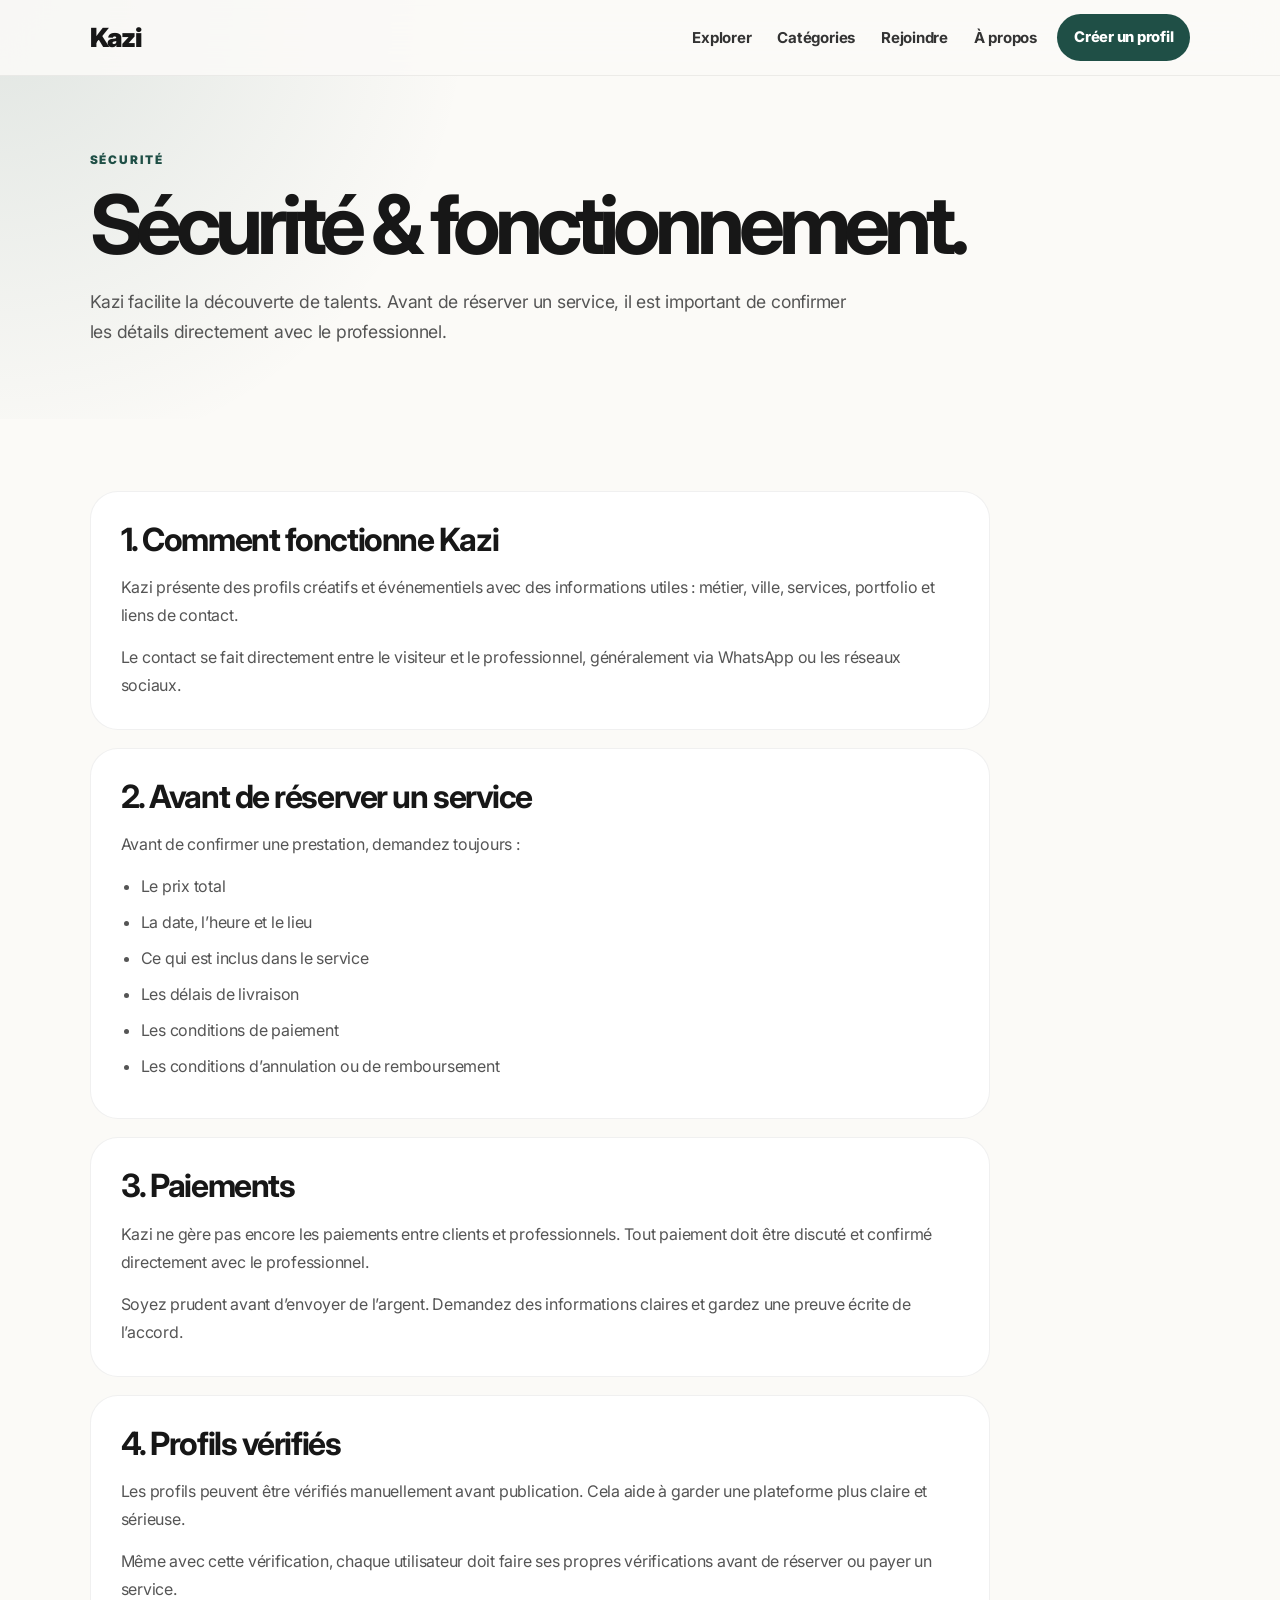
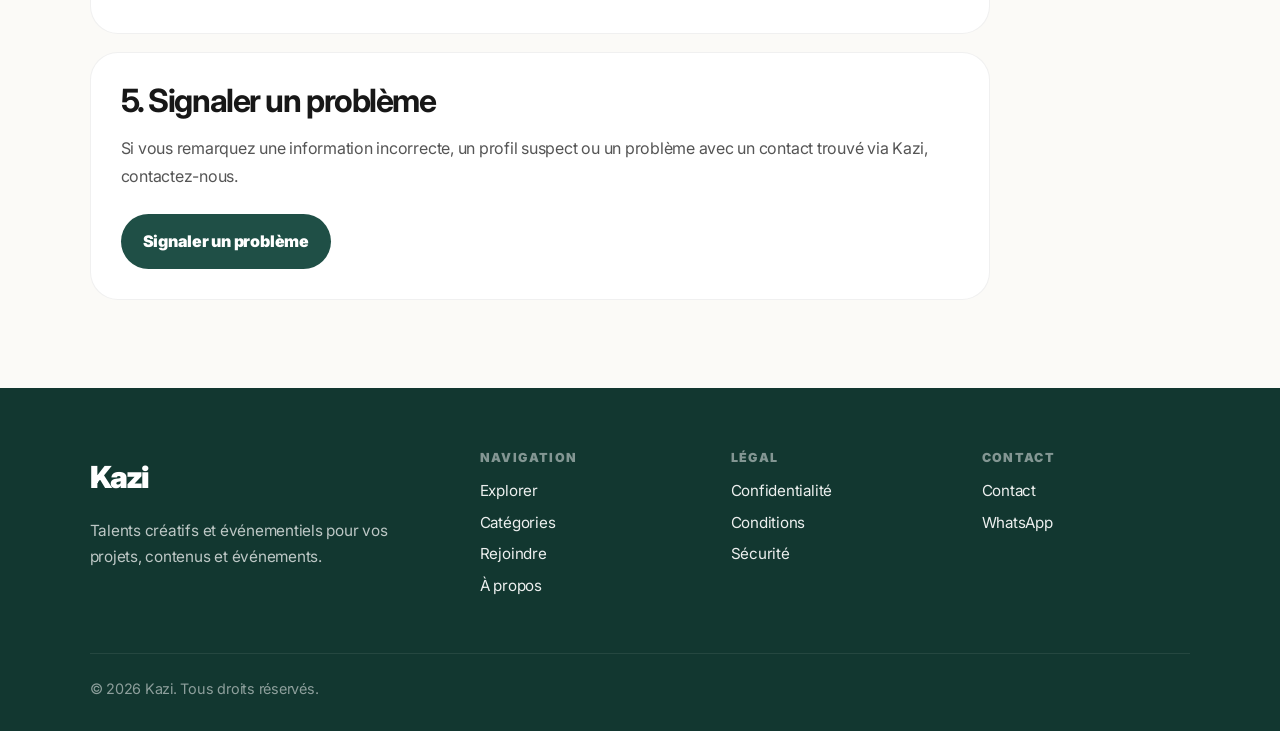
<file: Kazi-website/safety.html>
<!doctype html>
<html lang="fr">
  <head>
    <meta charset="UTF-8" />
    <meta name="viewport" content="width=device-width, initial-scale=1.0" />

    <title>Sécurité & fonctionnement — Kazi</title>

    <meta
      name="description"
      content="Conseils de sécurité et fonctionnement de Kazi pour contacter des talents créatifs et événementiels."
    />

    <link rel="icon" href="assets/images/branding/favicon.png" />

    <link rel="preconnect" href="https://fonts.googleapis.com" />
    <link rel="preconnect" href="https://fonts.gstatic.com" crossorigin />

    <link
      href="https://fonts.googleapis.com/css2?family=Inter:wght@400;500;600;700;800;900&display=swap"
      rel="stylesheet"
    />

    <link rel="stylesheet" href="assets/css/style.css" />
    <link rel="stylesheet" href="assets/css/navbar.css" />
    <link rel="stylesheet" href="assets/css/legal.css" />
    <link rel="stylesheet" href="assets/css/footer.css" />
    <link rel="stylesheet" href="assets/css/responsive.css" />
  </head>

  <body>
    <header class="site-header">
      <nav class="navbar">
        <a href="index.html" class="logo">Kazi</a>

        <div class="nav-right">
          <ul class="nav-links">
            <li><a href="professionals.html">Explorer</a></li>
            <li><a href="categories.html">Catégories</a></li>
            <li><a href="join.html">Rejoindre</a></li>
            <li><a href="about.html">À propos</a></li>
          </ul>

          <a href="join.html" class="nav-cta">Créer un profil</a>

          <button class="menu-toggle" id="menuToggle">☰</button>
        </div>
      </nav>
    </header>

    <main>
      <section class="legal-hero">
        <span class="legal-tag">Sécurité</span>
        <h1>Sécurité & fonctionnement.</h1>
        <p>
          Kazi facilite la découverte de talents. Avant de réserver un service,
          il est important de confirmer les détails directement avec le
          professionnel.
        </p>
      </section>

      <section class="legal-content">
        <article class="legal-card">
          <h2>1. Comment fonctionne Kazi</h2>
          <p>
            Kazi présente des profils créatifs et événementiels avec des
            informations utiles : métier, ville, services, portfolio et liens de
            contact.
          </p>

          <p>
            Le contact se fait directement entre le visiteur et le
            professionnel, généralement via WhatsApp ou les réseaux sociaux.
          </p>
        </article>

        <article class="legal-card">
          <h2>2. Avant de réserver un service</h2>
          <p>Avant de confirmer une prestation, demandez toujours :</p>

          <ul>
            <li>Le prix total</li>
            <li>La date, l’heure et le lieu</li>
            <li>Ce qui est inclus dans le service</li>
            <li>Les délais de livraison</li>
            <li>Les conditions de paiement</li>
            <li>Les conditions d’annulation ou de remboursement</li>
          </ul>
        </article>

        <article class="legal-card">
          <h2>3. Paiements</h2>
          <p>
            Kazi ne gère pas encore les paiements entre clients et
            professionnels. Tout paiement doit être discuté et confirmé
            directement avec le professionnel.
          </p>

          <p>
            Soyez prudent avant d’envoyer de l’argent. Demandez des informations
            claires et gardez une preuve écrite de l’accord.
          </p>
        </article>

        <article class="legal-card">
          <h2>4. Profils vérifiés</h2>
          <p>
            Les profils peuvent être vérifiés manuellement avant publication.
            Cela aide à garder une plateforme plus claire et sérieuse.
          </p>

          <p>
            Même avec cette vérification, chaque utilisateur doit faire ses
            propres vérifications avant de réserver ou payer un service.
          </p>
        </article>

        <article class="legal-card">
          <h2>5. Signaler un problème</h2>
          <p>
            Si vous remarquez une information incorrecte, un profil suspect ou
            un problème avec un contact trouvé via Kazi, contactez-nous.
          </p>

          <a href="contact.html" class="legal-btn">Signaler un problème</a>
        </article>
      </section>
    </main>

    <footer class="site-footer">
      <div class="footer-top">
        <div class="footer-brand">
          <a href="index.html" class="footer-logo">Kazi</a>

          <p>
            Talents créatifs et événementiels pour vos projets, contenus et
            événements.
          </p>
        </div>

        <div class="footer-column">
          <h4>Navigation</h4>
          <a href="professionals.html">Explorer</a>
          <a href="categories.html">Catégories</a>
          <a href="join.html">Rejoindre</a>
          <a href="about.html">À propos</a>
        </div>

        <div class="footer-column">
          <h4>Légal</h4>
          <a href="privacy.html">Confidentialité</a>
          <a href="terms.html">Conditions</a>
          <a href="safety.html">Sécurité</a>
        </div>

        <div class="footer-column">
          <h4>Contact</h4>
          <a href="contact.html">Contact</a>
          <a
            href="https://wa.me/224KAZI_NUMBER_HERE?text=Bonjour%2C%20je%20viens%20du%20site%20Kazi."
            target="_blank"
          >
            WhatsApp
          </a>
        </div>
      </div>

      <div class="footer-bottom">
        <p>© 2026 Kazi. Tous droits réservés.</p>
      </div>
    </footer>

    <script src="assets/js/main.js"></script>
    <script src="assets/js/navbar.js"></script>
    <script src="assets/js/animations.js"></script>
  </body>
</html>
</file>
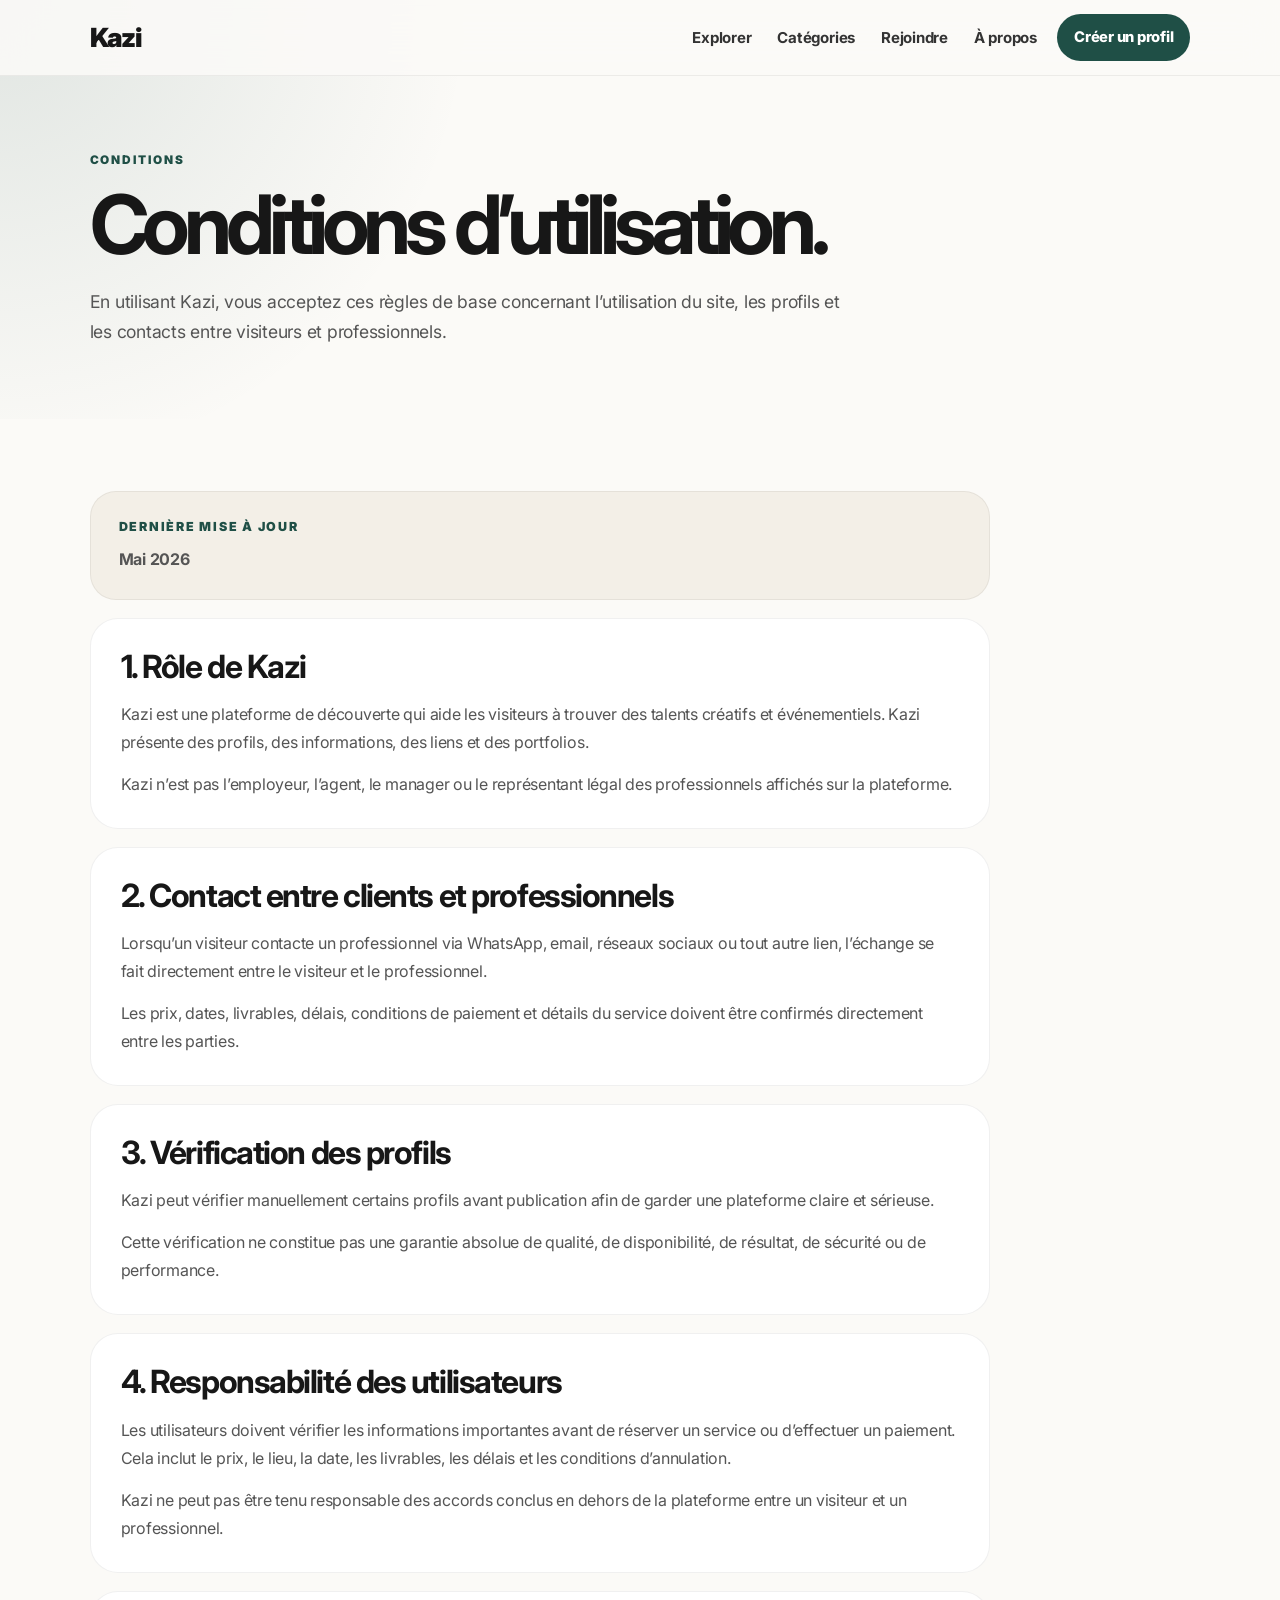
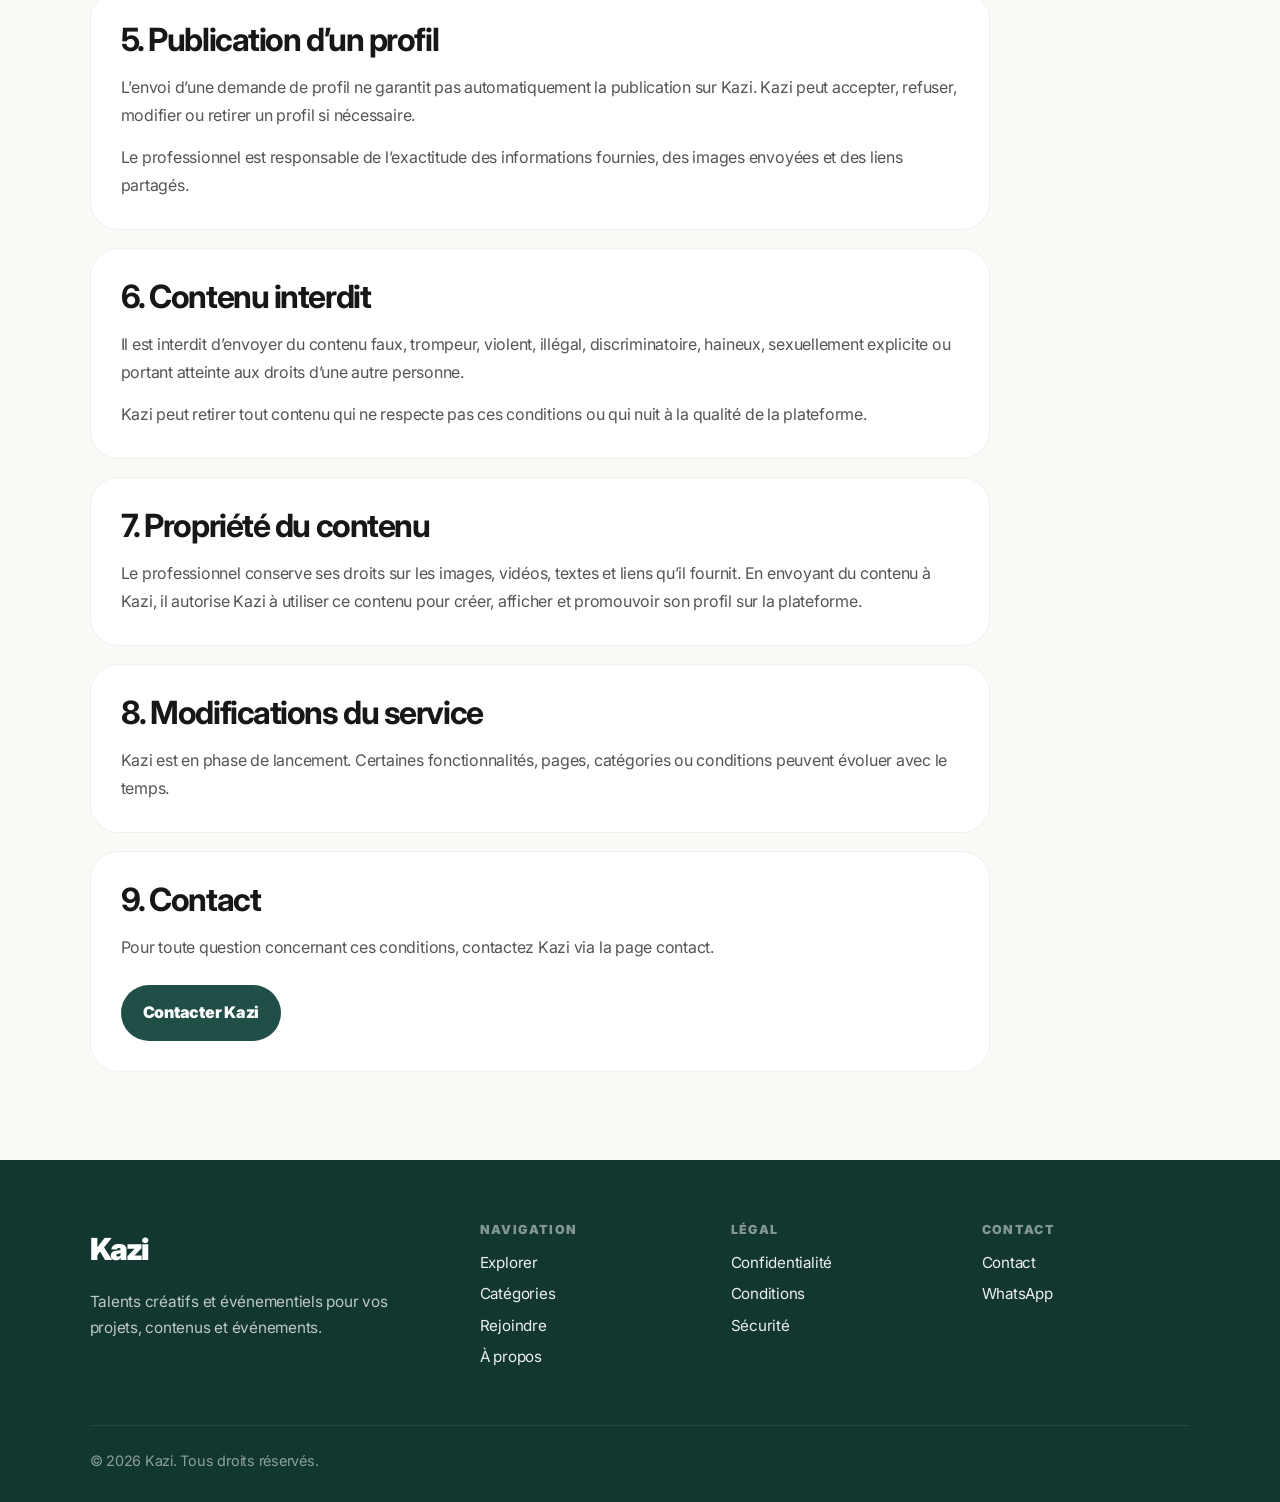
<file: Kazi-website/terms.html>
<!doctype html>
<html lang="fr">
  <head>
    <meta charset="UTF-8" />
    <meta name="viewport" content="width=device-width, initial-scale=1.0" />

    <title>Conditions d’utilisation — Kazi</title>

    <meta
      name="description"
      content="Conditions d’utilisation de Kazi : rôle de la plateforme, profils, contacts, responsabilités et règles d’utilisation."
    />

    <link rel="icon" href="assets/images/branding/favicon.png" />

    <link rel="preconnect" href="https://fonts.googleapis.com" />
    <link rel="preconnect" href="https://fonts.gstatic.com" crossorigin />

    <link
      href="https://fonts.googleapis.com/css2?family=Inter:wght@400;500;600;700;800;900&display=swap"
      rel="stylesheet"
    />

    <link rel="stylesheet" href="assets/css/style.css" />
    <link rel="stylesheet" href="assets/css/navbar.css" />
    <link rel="stylesheet" href="assets/css/legal.css" />
    <link rel="stylesheet" href="assets/css/footer.css" />
    <link rel="stylesheet" href="assets/css/responsive.css" />
  </head>

  <body>
    <header class="site-header">
      <nav class="navbar">
        <a href="index.html" class="logo">Kazi</a>

        <div class="nav-right">
          <ul class="nav-links">
            <li><a href="professionals.html">Explorer</a></li>
            <li><a href="categories.html">Catégories</a></li>
            <li><a href="join.html">Rejoindre</a></li>
            <li><a href="about.html">À propos</a></li>
          </ul>

          <a href="join.html" class="nav-cta">Créer un profil</a>

          <button class="menu-toggle" id="menuToggle">☰</button>
        </div>
      </nav>
    </header>

    <main>
      <section class="legal-hero">
        <span class="legal-tag">Conditions</span>
        <h1>Conditions d’utilisation.</h1>
        <p>
          En utilisant Kazi, vous acceptez ces règles de base concernant
          l’utilisation du site, les profils et les contacts entre visiteurs et
          professionnels.
        </p>
      </section>

      <section class="legal-content">
        <div class="legal-updated">
          <strong>Dernière mise à jour</strong>
          <p>Mai 2026</p>
        </div>

        <article class="legal-card">
          <h2>1. Rôle de Kazi</h2>
          <p>
            Kazi est une plateforme de découverte qui aide les visiteurs à
            trouver des talents créatifs et événementiels. Kazi présente des
            profils, des informations, des liens et des portfolios.
          </p>

          <p>
            Kazi n’est pas l’employeur, l’agent, le manager ou le représentant
            légal des professionnels affichés sur la plateforme.
          </p>
        </article>

        <article class="legal-card">
          <h2>2. Contact entre clients et professionnels</h2>
          <p>
            Lorsqu’un visiteur contacte un professionnel via WhatsApp, email,
            réseaux sociaux ou tout autre lien, l’échange se fait directement
            entre le visiteur et le professionnel.
          </p>

          <p>
            Les prix, dates, livrables, délais, conditions de paiement et
            détails du service doivent être confirmés directement entre les
            parties.
          </p>
        </article>

        <article class="legal-card">
          <h2>3. Vérification des profils</h2>
          <p>
            Kazi peut vérifier manuellement certains profils avant publication
            afin de garder une plateforme claire et sérieuse.
          </p>

          <p>
            Cette vérification ne constitue pas une garantie absolue de qualité,
            de disponibilité, de résultat, de sécurité ou de performance.
          </p>
        </article>

        <article class="legal-card">
          <h2>4. Responsabilité des utilisateurs</h2>
          <p>
            Les utilisateurs doivent vérifier les informations importantes avant
            de réserver un service ou d’effectuer un paiement. Cela inclut le
            prix, le lieu, la date, les livrables, les délais et les conditions
            d’annulation.
          </p>

          <p>
            Kazi ne peut pas être tenu responsable des accords conclus en dehors
            de la plateforme entre un visiteur et un professionnel.
          </p>
        </article>

        <article class="legal-card">
          <h2>5. Publication d’un profil</h2>
          <p>
            L’envoi d’une demande de profil ne garantit pas automatiquement la
            publication sur Kazi. Kazi peut accepter, refuser, modifier ou
            retirer un profil si nécessaire.
          </p>

          <p>
            Le professionnel est responsable de l’exactitude des informations
            fournies, des images envoyées et des liens partagés.
          </p>
        </article>

        <article class="legal-card">
          <h2>6. Contenu interdit</h2>
          <p>
            Il est interdit d’envoyer du contenu faux, trompeur, violent,
            illégal, discriminatoire, haineux, sexuellement explicite ou portant
            atteinte aux droits d’une autre personne.
          </p>

          <p>
            Kazi peut retirer tout contenu qui ne respecte pas ces conditions ou
            qui nuit à la qualité de la plateforme.
          </p>
        </article>

        <article class="legal-card">
          <h2>7. Propriété du contenu</h2>
          <p>
            Le professionnel conserve ses droits sur les images, vidéos, textes
            et liens qu’il fournit. En envoyant du contenu à Kazi, il autorise
            Kazi à utiliser ce contenu pour créer, afficher et promouvoir son
            profil sur la plateforme.
          </p>
        </article>

        <article class="legal-card">
          <h2>8. Modifications du service</h2>
          <p>
            Kazi est en phase de lancement. Certaines fonctionnalités, pages,
            catégories ou conditions peuvent évoluer avec le temps.
          </p>
        </article>

        <article class="legal-card">
          <h2>9. Contact</h2>
          <p>
            Pour toute question concernant ces conditions, contactez Kazi via la
            page contact.
          </p>

          <a href="contact.html" class="legal-btn">Contacter Kazi</a>
        </article>
      </section>
    </main>

    <footer class="site-footer">
      <div class="footer-top">
        <div class="footer-brand">
          <a href="index.html" class="footer-logo">Kazi</a>

          <p>
            Talents créatifs et événementiels pour vos projets, contenus et
            événements.
          </p>
        </div>

        <div class="footer-column">
          <h4>Navigation</h4>
          <a href="professionals.html">Explorer</a>
          <a href="categories.html">Catégories</a>
          <a href="join.html">Rejoindre</a>
          <a href="about.html">À propos</a>
        </div>

        <div class="footer-column">
          <h4>Légal</h4>
          <a href="privacy.html">Confidentialité</a>
          <a href="terms.html">Conditions</a>
          <a href="safety.html">Sécurité</a>
        </div>

        <div class="footer-column">
          <h4>Contact</h4>
          <a href="contact.html">Contact</a>
          <a
            href="https://wa.me/224KAZI_NUMBER_HERE?text=Bonjour%2C%20je%20viens%20du%20site%20Kazi."
            target="_blank"
          >
            WhatsApp
          </a>
        </div>
      </div>

      <div class="footer-bottom">
        <p>© 2026 Kazi. Tous droits réservés.</p>
      </div>
    </footer>

    <script src="assets/js/main.js"></script>
    <script src="assets/js/navbar.js"></script>
    <script src="assets/js/animations.js"></script>
  </body>
</html>
</file>
<file: Kazi-website/assets/css/style.css>
:root {
  --text-xs: 0.78rem;
  --text-sm: 0.92rem;
  --text-base: 1rem;
  --text-lg: 1.15rem;
  --text-xl: 1.35rem;

  --title-sm: 2rem;
  --title-md: 3rem;
  --title-lg: 4.8rem;

  --radius-sm: 18px;
  --radius-md: 28px;
  --radius-lg: 40px;

  --container: 1280px;

  --color-text: #171717;
  --color-muted: #4f4f4f;
  --color-primary: #1f4f46;
  --color-background: #fbfaf7;
  --color-soft: #f1ede7;
  --color-white: #ffffff;
}

* {
  margin: 0;
  padding: 0;
  box-sizing: border-box;
}

html {
  scroll-behavior: smooth;
}

body {
  font-family: 'Inter', Arial, Helvetica, sans-serif;
  background: var(--color-background);
  color: var(--color-text);
  line-height: 1.7;
  letter-spacing: -0.015em;
  opacity: 1;
  transition: opacity 0.16s ease;
  -webkit-font-smoothing: antialiased;
}

body.fade-out {
  opacity: 0.96;
}

p {
  line-height: 1.85;
  color: var(--color-muted);
}

h1,
h2,
h3,
h4 {
  line-height: 1.04;
  letter-spacing: -0.05em;
}

img {
  width: 100%;
  display: block;
}

a {
  text-decoration: none;
  color: inherit;
}

button {
  font: inherit;
}

::selection {
  background: var(--color-primary);
  color: var(--color-white);
}

/* GLOBAL SMOOTHNESS */

a,
button,
.professional-card,
.category-card,
.service-card,
.step-card,
.about-card,
img {
  transition:
    transform 0.35s ease,
    opacity 0.35s ease,
    background-color 0.35s ease,
    color 0.35s ease,
    border-color 0.35s ease,
    box-shadow 0.35s ease;
}

/* PROFESSIONAL CARDS */

.professional-card {
  overflow: hidden;
}

.professional-card:hover {
  transform: translateY(-10px);
  box-shadow: 0 28px 80px rgba(0, 0, 0, 0.12);
}

/* CATEGORY CARDS */

.category-card:hover {
  transform: translateY(-10px);
}

/* STEP / ABOUT / SERVICE CARDS */

.step-card:hover,
.about-card:hover,
.service-card:hover {
  transform: translateY(-8px);
  box-shadow: 0 24px 70px rgba(0, 0, 0, 0.08);
}

/* BUTTONS */

.btn:hover,
.nav-cta:hover,
.primary-btn:hover,
.secondary-btn:hover,
.about-btn:hover,
.submit-btn:hover {
  transform: translateY(-3px);
}

/* LINKS */

.text-link:hover {
  opacity: 0.7;
}

/* FLOATING CONTACT */

.floating-contact {
  position: fixed;
  right: 24px;
  bottom: 24px;

  width: 58px;
  height: 58px;

  border-radius: 50%;

  background: var(--color-primary);
  color: var(--color-white);

  display: flex;
  align-items: center;
  justify-content: center;

  font-size: 1.4rem;

  box-shadow: 0 18px 50px rgba(0, 0, 0, 0.16);

  z-index: 999;

  transition: 0.25s ease;
}

.floating-contact:hover {
  transform: translateY(-4px);
}

/* TINY LUXURY INTERACTIONS */

.professional-card,
.category-card,
.about-card,
.step-card,
.service-card {
  will-change: transform;
}

.professional-card img,
.hero-visual img,
.portfolio-grid img {
  transition: transform 0.5s ease;
}

.professional-card:hover img,
.hero-visual:hover img,
.portfolio-grid img:hover {
  transform: scale(1.045);
}

.btn,
.nav-cta,
.about-btn,
.submit-btn,
.filter-btn,
.category-list a,
.profile-link {
  position: relative;
  overflow: hidden;
}

.btn::after,
.nav-cta::after,
.about-btn::after,
.submit-btn::after,
.filter-btn::after,
.category-list a::after,
.profile-link::after {
  content: '';
  position: absolute;
  inset: 0;
  background: rgba(255, 255, 255, 0.16);
  opacity: 0;
  transition: opacity 0.25s ease;
}

.btn:hover::after,
.nav-cta:hover::after,
.about-btn:hover::after,
.submit-btn:hover::after,
.filter-btn:hover::after,
.category-list a:hover::after,
.profile-link:hover::after {
  opacity: 1;
}

::placeholder {
  transition: opacity 0.25s ease;
}

input:focus::placeholder,
textarea:focus::placeholder {
  opacity: 0.45;
}

/* SCROLL REVEAL */

.reveal {
  opacity: 0;
  transform: translateY(24px);
  transition:
    opacity 0.7s ease,
    transform 0.7s ease;
}

.reveal.visible {
  opacity: 1;
  transform: translateY(0);
}

/* CUSTOM SCROLLBAR */

::-webkit-scrollbar {
  width: 10px;
}

::-webkit-scrollbar-track {
  background: var(--color-soft);
}

::-webkit-scrollbar-thumb {
  background: rgba(31, 79, 70, 0.5);
  border-radius: 999px;
}

::-webkit-scrollbar-thumb:hover {
  background: var(--color-primary);
}

/* PREMIUM CARD GLOW */

.professional-card,
.category-card,
.about-card,
.step-card,
.service-card {
  position: relative;
}

.professional-card::before,
.category-card::before,
.about-card::before,
.step-card::before,
.service-card::before {
  content: '';
  position: absolute;
  inset: 0;
  border-radius: inherit;

  background: radial-gradient(
    circle at top,
    rgba(31, 79, 70, 0.08),
    transparent 60%
  );

  opacity: 0;
  transition: opacity 0.35s ease;
  pointer-events: none;
}

.professional-card:hover::before,
.category-card:hover::before,
.about-card:hover::before,
.step-card:hover::before,
.service-card:hover::before {
  opacity: 1;
}

/* IMAGE APPEAR */

img {
  animation: imageFade 0.7s ease;
}

@keyframes imageFade {
  from {
    opacity: 0;
    transform: scale(1.015);
  }

  to {
    opacity: 1;
    transform: scale(1);
  }
}

/* PREMIUM LINK UNDERLINE */

.text-link,
.profile-link,
.footer-column a,
.nav-links a {
  position: relative;
}

.text-link::after,
.profile-link::after,
.footer-column a::after,
.nav-links a::after {
  content: '';
  position: absolute;
  left: 0;
  bottom: -4px;

  width: 100%;
  height: 2px;

  background: currentColor;

  transform: scaleX(0);
  transform-origin: left;

  transition: transform 0.5s cubic-bezier(0.22, 1, 0.36, 1);
}

.text-link:hover::after,
.profile-link:hover::after,
.footer-column a:hover::after,
.nav-links a:hover::after,
.nav-links a.active::after {
  transform: scaleX(1);
}
</file>
<file: Kazi-website/assets/css/navbar.css>
.site-header {
  position: fixed;
  top: 0;
  width: 100%;
  z-index: 999;
  padding: 14px 7%;
  background: rgba(251, 250, 247, 0.88);
  backdrop-filter: blur(18px);
  border-bottom: 1px solid rgba(0, 0, 0, 0.06);
  transition:
    padding 0.3s ease,
    background 0.3s ease,
    box-shadow 0.3s ease,
    backdrop-filter 0.3s ease;
}

.site-header.scrolled {
  padding-top: 11px;
  padding-bottom: 11px;
  background: rgba(251, 250, 247, 0.76);
  backdrop-filter: blur(24px);
  box-shadow: 0 10px 36px rgba(0, 0, 0, 0.045);
}

.navbar {
  display: flex;
  align-items: center;
  justify-content: space-between;
}

.logo {
  position: relative;
  z-index: 1001;
  font-size: 1.65rem;
  font-weight: 900;
  letter-spacing: -0.06em;
  color: #171717;
  text-decoration: none;
}

.nav-right {
  display: flex;
  align-items: center;
  gap: 20px;
}

.nav-links {
  display: flex;
  align-items: center;
  gap: 26px;
  list-style: none;
}

.nav-links a {
  color: #333333;
  font-size: 0.94rem;
  font-weight: 700;
  text-decoration: none;
  transition:
    color 0.25s ease,
    opacity 0.25s ease;
}

.nav-links a:hover,
.nav-links a.active {
  color: #1f4f46;
}

.nav-cta {
  background: #1f4f46;
  color: #ffffff;
  padding: 11px 17px;
  border-radius: 999px;
  font-size: 0.92rem;
  font-weight: 800;
  text-decoration: none;
  transition:
    transform 0.25s ease,
    opacity 0.25s ease,
    background 0.25s ease;
}

.nav-cta:hover {
  background: #173d36;
  color: #ffffff;
  transform: translateY(-2px);
}

/* MOBILE NAVBAR */

.menu-toggle {
  display: none;
  border: none;
  background: transparent;
  font-size: 1.85rem;
  cursor: pointer;
  color: #171717;
}

/* MOBILE */

@media (max-width: 900px) {
  .site-header {
    padding: 14px 6%;
  }

  .site-header.scrolled {
    padding-top: 12px;
    padding-bottom: 12px;
  }

  .menu-toggle {
    display: block;
    position: relative;
    z-index: 1001;
  }

  .nav-cta {
    display: none;
  }

  .nav-links {
    position: fixed;
    top: 0;
    left: 0;

    width: 100vw;
    height: 100vh;

    background:
      radial-gradient(
        circle at top left,
        rgba(31, 79, 70, 0.12),
        transparent 34%
      ),
      #fbfaf7;

    display: flex;
    flex-direction: column;
    justify-content: center;
    align-items: center;
    gap: 32px;

    opacity: 0;
    visibility: hidden;
    pointer-events: none;

    transform: translateY(-10px);

    transition:
      opacity 0.45s ease,
      visibility 0.45s ease,
      transform 0.45s cubic-bezier(0.22, 1, 0.36, 1);

    z-index: 1000;
  }

  .nav-links.active {
    opacity: 1;
    visibility: visible;
    pointer-events: auto;
    transform: translateY(0);
  }

  .nav-links li {
    transform: translateY(14px);
    opacity: 0;
    transition:
      transform 0.42s ease,
      opacity 0.42s ease;
  }

  .nav-links.active li {
    transform: translateY(0);
    opacity: 1;
  }

  .nav-links a {
    font-size: clamp(1.8rem, 8vw, 2.7rem);
    font-weight: 800;
    letter-spacing: -0.055em;
  }

  .nav-links.active li:nth-child(1) {
    transition-delay: 0.05s;
  }

  .nav-links.active li:nth-child(2) {
    transition-delay: 0.1s;
  }

  .nav-links.active li:nth-child(3) {
    transition-delay: 0.15s;
  }

  .nav-links.active li:nth-child(4) {
    transition-delay: 0.2s;
  }

  .nav-links.active li:nth-child(5) {
    transition-delay: 0.25s;
  }
}
</file>
<file: Kazi-website/assets/css/about.css>
.about-hero {
  padding: 145px 7% 72px;
  background:
    radial-gradient(
      circle at top left,
      rgba(31, 79, 70, 0.12),
      transparent 35%
    ),
    #fbfaf7;
}

.about-tag {
  display: inline-block;
  margin-bottom: 16px;
  color: #1f4f46;
  font-size: 0.74rem;
  text-transform: uppercase;
  letter-spacing: 0.16em;
  font-weight: 900;
}

.about-hero h1 {
  max-width: 1050px;
  margin-bottom: 24px;
  font-size: clamp(3rem, 6.4vw, 6.2rem);
  line-height: 0.94;
  letter-spacing: -0.075em;
}

.about-hero p {
  max-width: 720px;
  color: #555555;
  font-size: 1.1rem;
  line-height: 1.7;
}

.about-hero-actions {
  margin-top: 32px;
  display: flex;
  flex-wrap: wrap;
  gap: 14px;
}

.about-btn {
  display: inline-flex;
  align-items: center;
  justify-content: center;
  padding: 14px 22px;
  border-radius: 999px;
  font-weight: 900;
  text-decoration: none;
  transition:
    transform 0.25s ease,
    background-color 0.25s ease,
    color 0.25s ease;
}

.about-btn.primary {
  background: #1f4f46;
  color: #ffffff;
}

.about-btn.primary:hover {
  background: #173d36;
  color: #ffffff;
  transform: translateY(-2px);
}

.about-btn.secondary {
  background: #ffffff;
  color: #171717;
  border: 1px solid rgba(0, 0, 0, 0.08);
}

.about-btn.secondary:hover {
  background: #ffffff;
  color: #171717;
  transform: translateY(-2px);
}

.about-statement {
  padding: 76px 7%;
  background: #ffffff;
}

.about-statement h2 {
  max-width: 1050px;
  font-size: clamp(2.45rem, 5.3vw, 5rem);
  line-height: 0.95;
  letter-spacing: -0.075em;
}

.about-grid-section {
  padding: 76px 7%;
  background: #f3efe7;
  display: grid;
  grid-template-columns: repeat(3, 1fr);
  gap: 18px;
}

.about-card {
  background: #ffffff;
  border-radius: 28px;
  padding: 30px;
  min-height: 210px;
  display: flex;
  flex-direction: column;
  justify-content: space-between;
  border: 1px solid rgba(0, 0, 0, 0.06);
}

.about-card span {
  color: #1f4f46;
  font-weight: 900;
}

.about-card h3 {
  font-size: 1.55rem;
  letter-spacing: -0.04em;
}

.about-card p {
  color: #666666;
  line-height: 1.65;
}

.about-split {
  padding: 76px 7%;
  background: #fbfaf7;
  display: grid;
  grid-template-columns: 1fr 1fr;
  gap: 56px;
  align-items: start;
}

.about-split h2 {
  font-size: clamp(2.35rem, 4.8vw, 4.5rem);
  line-height: 0.98;
  letter-spacing: -0.07em;
}

.about-copy {
  display: grid;
  gap: 18px;
}

.about-copy p,
.about-split p {
  color: #555555;
  font-size: 1.04rem;
  line-height: 1.75;
}

.about-benefits {
  padding: 0 7% 76px;
  background: #fbfaf7;
  display: grid;
  grid-template-columns: repeat(3, 1fr);
  gap: 18px;
}

.about-benefit {
  background: #ffffff;
  padding: 30px;
  border-radius: 28px;
  border: 1px solid rgba(0, 0, 0, 0.06);
}

.about-benefit span {
  color: #1f4f46;
  font-size: 0.82rem;
  font-weight: 900;
}

.about-benefit h3 {
  margin: 18px 0 12px;
  font-size: 1.35rem;
  letter-spacing: -0.04em;
}

.about-benefit p {
  color: #666666;
  line-height: 1.7;
}

/* WHY KAZI */

.about-proof {
  margin: 0 7% 76px;
  padding: 48px;
  border-radius: 34px;
  background: #ffffff;
  display: grid;
  grid-template-columns: 1fr 0.9fr;
  gap: 42px;
  align-items: start;
  border: 1px solid rgba(0, 0, 0, 0.06);
  box-shadow: 0 20px 65px rgba(0, 0, 0, 0.055);
}

.about-proof h2 {
  max-width: 760px;
  margin-top: 10px;
  font-size: clamp(2.2rem, 4.6vw, 4.2rem);
  line-height: 0.98;
  letter-spacing: -0.065em;
}

.about-proof p {
  color: #555555;
  font-size: 1.02rem;
  line-height: 1.75;
}

/* CTA */

.about-cta {
  margin: 0 7% 78px;
  padding: 48px;
  border-radius: 34px;
  background: #173d36;
  color: #ffffff;
  display: flex;
  align-items: center;
  justify-content: space-between;
  gap: 34px;
}

.about-cta .about-tag {
  color: rgba(255, 255, 255, 0.72);
}

.about-cta h2 {
  max-width: 760px;
  font-size: clamp(2.2rem, 4.6vw, 4.2rem);
  line-height: 0.98;
  letter-spacing: -0.065em;
}

.about-btn.white {
  background: #ffffff;
  color: #173d36;
  white-space: nowrap;
}

.about-btn.white:hover {
  background: #ffffff;
  color: #173d36;
  transform: translateY(-2px);
}

/* RESPONSIVE */

@media (max-width: 1000px) {
  .about-grid-section,
  .about-split,
  .about-benefits,
  .about-proof {
    grid-template-columns: 1fr;
  }

  .about-cta {
    flex-direction: column;
    align-items: flex-start;
  }
}

@media (max-width: 700px) {
  .about-hero {
    padding: 125px 6% 58px;
  }

  .about-statement,
  .about-grid-section,
  .about-split,
  .about-benefits {
    padding-left: 6%;
    padding-right: 6%;
  }

  .about-statement,
  .about-grid-section,
  .about-split {
    padding-top: 62px;
    padding-bottom: 62px;
  }

  .about-benefits {
    padding-bottom: 62px;
  }

  .about-card,
  .about-benefit {
    padding: 26px;
  }

  .about-proof,
  .about-cta {
    margin-left: 6%;
    margin-right: 6%;
    margin-bottom: 62px;
    padding: 34px 24px;
    border-radius: 30px;
  }

  .about-hero h1,
  .about-statement h2,
  .about-split h2,
  .about-proof h2,
  .about-cta h2 {
    letter-spacing: -0.06em;
  }

  .about-hero-actions,
  .about-btn {
    width: 100%;
  }
}
</file>
<file: Kazi-website/assets/css/footer.css>
.site-footer {
  background: #123730;
  color: #ffffff;
  padding: 64px 7% 28px;
}

.footer-top {
  display: grid;
  grid-template-columns: 1.5fr 0.9fr 0.9fr 0.9fr;
  gap: 42px;
  margin-bottom: 46px;
}

.footer-logo {
  display: inline-block;
  width: fit-content;
  margin-bottom: 14px;
  color: #ffffff;
  font-size: 1.9rem;
  font-weight: 900;
  letter-spacing: -0.06em;
  text-decoration: none;
}

.footer-brand p {
  max-width: 340px;
  color: rgba(255, 255, 255, 0.72);
  line-height: 1.7;
  font-size: 0.96rem;
}

.footer-column {
  display: flex;
  flex-direction: column;
  align-items: flex-start;
}

.footer-column h4 {
  margin-bottom: 16px;
  color: rgba(255, 255, 255, 0.48);
  font-size: 0.78rem;
  text-transform: uppercase;
  letter-spacing: 0.11em;
  font-weight: 900;
}

.footer-column a {
  position: relative;
  display: inline-block;
  width: fit-content;
  margin-bottom: 11px;
  color: #ffffff;
  font-size: 0.95rem;
  line-height: 1.35;
  text-decoration: none;
  opacity: 0.92;
  transition:
    opacity 0.25s ease,
    color 0.25s ease;
}

.footer-column a::after,
.footer-logo::after {
  content: '';
  position: absolute;
  left: 0;
  bottom: -3px;
  width: 100%;
  height: 1px;
  background: currentColor;
  transform: scaleX(0);
  transform-origin: left;
  opacity: 0.7;
  transition: transform 0.32s cubic-bezier(0.22, 1, 0.36, 1);
}

.footer-column a:hover,
.footer-logo:hover {
  opacity: 1;
}

.footer-column a:hover::after,
.footer-logo:hover::after {
  transform: scaleX(1);
}

.footer-bottom {
  padding-top: 22px;
  border-top: 1px solid rgba(255, 255, 255, 0.08);
}

.footer-bottom p {
  color: rgba(255, 255, 255, 0.52);
  font-size: 0.9rem;
}

/* RESPONSIVE */

@media (max-width: 1000px) {
  .footer-top {
    grid-template-columns: 1fr 1fr;
    gap: 36px;
  }
}

@media (max-width: 700px) {
  .site-footer {
    padding: 54px 6% 26px;
  }

  .footer-top {
    grid-template-columns: 1fr;
    gap: 30px;
    margin-bottom: 38px;
  }

  .footer-logo {
    font-size: 1.75rem;
  }

  .footer-column h4 {
    margin-bottom: 12px;
  }

  .footer-column a {
    margin-bottom: 9px;
  }
}
</file>
<file: Kazi-website/assets/css/responsive.css>
/* HERO */

.explore-hero {
  padding: 145px 7% 56px;
  background:
    radial-gradient(
      circle at top left,
      rgba(31, 79, 70, 0.12),
      transparent 35%
    ),
    #fbfaf7;
}

.explore-tag {
  display: inline-block;
  margin-bottom: 16px;
  color: #1f4f46;
  font-size: 0.74rem;
  text-transform: uppercase;
  letter-spacing: 0.16em;
  font-weight: 900;
}

.explore-hero h1 {
  max-width: 900px;
  margin-bottom: 22px;
  font-size: clamp(3rem, 6vw, 5.9rem);
  line-height: 0.98;
  letter-spacing: -0.06em;
}

.explore-hero p {
  max-width: 38rem;
  color: #4f4f4f;
  font-size: 1.08rem;
  line-height: 1.75;
}

/* EXPLORE SECTION */

.explore-section {
  padding: 0 7% 78px;
}

/* EXPLORE TOOLS */

.explore-tools {
  display: flex;
  align-items: center;
  justify-content: space-between;
  gap: 18px;
  margin-bottom: 22px;
}

.search-wrap {
  flex: 1;
  margin-bottom: 0;
}

.search-wrap input {
  width: 100%;
  max-width: 680px;
  padding: 16px 20px;
  border-radius: 999px;
  border: 1px solid rgba(0, 0, 0, 0.08);
  background: #ffffff;
  color: #171717;
  font: inherit;
  font-weight: 700;
  outline: none;
  transition:
    border-color 0.25s ease,
    box-shadow 0.25s ease,
    background-color 0.25s ease;
}

.search-wrap input::placeholder {
  color: #8a8a8a;
}

.search-wrap input:focus {
  border-color: #1f4f46;
  background: #ffffff;
  box-shadow: 0 16px 42px rgba(31, 79, 70, 0.1);
}

.profile-count {
  display: inline-flex;
  align-items: center;
  gap: 8px;
  color: #666666;
  font-size: 0.92rem;
  font-weight: 800;
  white-space: nowrap;
}

.profile-count strong {
  color: #1f4f46;
}

.count-dot {
  width: 8px;
  height: 8px;
  border-radius: 50%;
  background: #1f4f46;
  box-shadow: 0 0 0 6px rgba(31, 79, 70, 0.08);
}

/* FILTERS */

.filter-bar {
  display: flex;
  flex-wrap: wrap;
  gap: 10px;
  margin-bottom: 32px;
}

.filter-btn {
  border: 1px solid rgba(0, 0, 0, 0.08);
  background: #ffffff;
  color: #171717;
  padding: 12px 18px;
  border-radius: 999px;
  font-weight: 800;
  cursor: pointer;
  transition:
    transform 0.25s ease,
    background-color 0.25s ease,
    color 0.25s ease,
    border-color 0.25s ease;
}

.filter-btn:hover,
.filter-btn.active {
  background: #1f4f46;
  color: #ffffff;
}

.filter-btn:hover {
  transform: translateY(-2px);
}

/* CARDS */

.professionals-grid {
  display: grid;
  grid-template-columns: repeat(3, 1fr);
  gap: 22px;
  align-items: stretch;
}

.professional-card {
  position: relative;
  height: 100%;
  display: flex;
  flex-direction: column;
  background: #ffffff;
  color: inherit;
  text-decoration: none;
  border-radius: 30px;
  overflow: hidden;
  border: 1px solid rgba(0, 0, 0, 0.06);
  transition:
    transform 0.25s ease,
    box-shadow 0.25s ease,
    opacity 0.25s ease;
}

.professional-card:hover {
  text-decoration: none;
  transform: translateY(-5px);
  box-shadow: 0 24px 70px rgba(0, 0, 0, 0.09);
}

.professional-card img {
  display: block;
  width: 100%;
  height: 320px;
  object-fit: cover;
  object-position: center;
  background: #e9e4dc;
}

.professional-info {
  padding: 22px;
  display: flex;
  flex-direction: column;
  flex: 1;
}

.professional-info span:not(.profile-link) {
  color: #1f4f46;
  font-size: 0.82rem;
  font-weight: 900;
}

.professional-info h3 {
  margin: 10px 0 8px;
  font-size: 1.38rem;
  letter-spacing: -0.04em;
}

.professional-info p {
  margin-bottom: 16px;
  color: #666666;
  line-height: 1.6;
  font-size: 0.95rem;
}

.professional-info a,
.profile-link {
  display: inline-block;
  width: fit-content;
  color: #1f4f46;
  font-weight: 900;
  text-decoration: none;
  border-bottom: none;
}

.profile-link {
  margin-top: auto;
}

.professional-card:hover .profile-link {
  text-decoration: underline;
  text-underline-offset: 4px;
}

/* BADGES */

.profile-badges {
  display: flex;
  flex-wrap: wrap;
  gap: 8px;
  margin: 10px 0 10px;
}

.profile-badges small {
  display: inline-flex;
  align-items: center;
  padding: 7px 10px;
  border-radius: 999px;
  background: rgba(31, 79, 70, 0.08);
  color: #1f4f46;
  font-size: 0.72rem;
  font-weight: 900;
  letter-spacing: 0.02em;
}

/* COMING SOON CARDS */

.coming-soon-card {
  opacity: 0.78;
}

.coming-soon-card:hover {
  opacity: 1;
}

.coming-soon-card .profile-link {
  color: #777777;
}

.coming-soon-card::after {
  content: 'Bientôt';
  position: absolute;
  top: 14px;
  left: 14px;
  padding: 8px 12px;
  border-radius: 999px;
  background: rgba(255, 255, 255, 0.92);
  color: #1f4f46;
  font-size: 0.7rem;
  font-weight: 900;
  text-transform: uppercase;
  letter-spacing: 0.04em;
  z-index: 3;
}

.coming-soon-note {
  display: block;
  margin-top: 10px;
  color: #777777;
  font-size: 0.78rem;
  font-weight: 700;
  line-height: 1.5;
}

/* EMPTY STATE */

.empty-state {
  display: none;
  text-align: center;
  padding: 60px 20px 10px;
}

.empty-state span {
  display: inline-block;
  margin-bottom: 14px;
  color: #1f4f46;
  font-size: 0.78rem;
  font-weight: 900;
  text-transform: uppercase;
  letter-spacing: 0.16em;
}

.empty-state h3 {
  margin-bottom: 12px;
  font-size: clamp(2rem, 4vw, 3rem);
  line-height: 1;
  letter-spacing: -0.05em;
}

.empty-state p {
  max-width: 420px;
  margin: 0 auto 24px;
  color: #666666;
  line-height: 1.75;
}

.empty-state a {
  display: inline-flex;
  align-items: center;
  justify-content: center;
  padding: 14px 22px;
  border-radius: 999px;
  background: #1f4f46;
  color: #ffffff;
  font-weight: 900;
  text-decoration: none;
  transition:
    transform 0.25s ease,
    background-color 0.25s ease;
}

.empty-state a:hover {
  background: #173d36;
  transform: translateY(-2px);
}

/* EXPLORE HOW */

.explore-how {
  padding: 0 7% 78px;
  background: #fbfaf7;
}

.explore-how-header {
  max-width: 720px;
  margin-bottom: 30px;
}

.explore-how-header span {
  color: #1f4f46;
  font-size: 0.74rem;
  font-weight: 900;
  text-transform: uppercase;
  letter-spacing: 0.16em;
}

.explore-how-header h2 {
  margin-top: 12px;
  font-size: clamp(2.15rem, 4.4vw, 4rem);
  line-height: 0.98;
  letter-spacing: -0.06em;
}

.explore-how-grid {
  display: grid;
  grid-template-columns: repeat(3, 1fr);
  gap: 18px;
}

.explore-how-card {
  background: #ffffff;
  padding: 26px;
  border-radius: 26px;
  border: 1px solid rgba(0, 0, 0, 0.06);
}

.explore-how-card span {
  color: #1f4f46;
  font-size: 0.82rem;
  font-weight: 900;
}

.explore-how-card h3 {
  margin: 16px 0 10px;
  font-size: 1.25rem;
  letter-spacing: -0.04em;
}

.explore-how-card p {
  color: #666666;
  line-height: 1.65;
  font-size: 0.95rem;
}

/* CTA */

.explore-cta {
  margin: 0 7% 78px;
  padding: 48px;
  border-radius: 34px;
  background: #173d36;
  color: #ffffff;
  display: flex;
  justify-content: space-between;
  align-items: center;
  gap: 34px;
}

.explore-cta h2 {
  max-width: 720px;
  font-size: clamp(2.15rem, 4.4vw, 4rem);
  line-height: 0.98;
  letter-spacing: -0.065em;
}

.explore-cta a {
  background: #ffffff;
  color: #173d36;
  padding: 14px 22px;
  border-radius: 999px;
  font-weight: 900;
  white-space: nowrap;
  text-decoration: none;
  transition:
    transform 0.25s ease,
    opacity 0.25s ease;
}

.explore-cta a:hover {
  transform: translateY(-2px);
  opacity: 0.92;
}

/* RESPONSIVE */

@media (max-width: 1000px) {
  .explore-how-grid,
  .professionals-grid {
    grid-template-columns: 1fr;
  }

  .explore-how {
    padding-left: 6%;
    padding-right: 6%;
  }

  .professional-card img {
    height: 390px;
  }

  .explore-cta {
    flex-direction: column;
    align-items: flex-start;
    padding: 38px 28px;
  }
}

@media (max-width: 700px) {
  .explore-hero {
    padding: 130px 6% 48px;
  }

  .explore-hero h1 {
    letter-spacing: -0.05em;
  }

  .explore-hero p {
    font-size: 1.02rem;
    line-height: 1.7;
  }

  .explore-section {
    padding-left: 6%;
    padding-right: 6%;
    padding-bottom: 62px;
  }

  .explore-tools {
    flex-direction: column;
    align-items: flex-start;
  }

  .search-wrap {
    width: 100%;
  }

  .search-wrap input {
    max-width: 100%;
    padding: 15px 18px;
  }

  .profile-count {
    white-space: normal;
  }

  .filter-bar {
    margin-bottom: 26px;
  }

  .filter-btn {
    padding: 11px 16px;
    font-size: 0.92rem;
  }

  .professional-card img {
    height: 310px;
  }

  .explore-how {
    padding-bottom: 62px;
  }

  .explore-cta {
    margin: 0 6% 62px;
    padding: 34px 24px;
  }

  .explore-cta h2 {
    letter-spacing: -0.055em;
  }
}
</file>
<file: Kazi-website/assets/css/categories.css>
.categories-hero {
  padding: 145px 7% 66px;
  background:
    radial-gradient(
      circle at top left,
      rgba(31, 79, 70, 0.12),
      transparent 34%
    ),
    #fbfaf7;
}

.categories-tag {
  display: inline-block;
  margin-bottom: 16px;
  color: #1f4f46;
  font-size: 0.74rem;
  text-transform: uppercase;
  letter-spacing: 0.16em;
  font-weight: 900;
}

.categories-hero h1 {
  max-width: 980px;
  margin-bottom: 24px;
  font-size: clamp(3rem, 6.4vw, 6.1rem);
  line-height: 0.94;
  letter-spacing: -0.075em;
}

.categories-hero p {
  max-width: 700px;
  color: #555555;
  font-size: 1.08rem;
  line-height: 1.7;
}

.categories-hero-actions {
  margin-top: 30px;
  display: flex;
  flex-wrap: wrap;
  gap: 13px;
}

.categories-btn {
  display: inline-flex;
  align-items: center;
  justify-content: center;
  padding: 14px 22px;
  border-radius: 999px;
  font-weight: 900;
  text-decoration: none;
  transition:
    transform 0.25s ease,
    background-color 0.25s ease,
    color 0.25s ease;
}

.categories-btn.primary {
  background: #1f4f46;
  color: #ffffff;
}

.categories-btn.primary:hover {
  background: #173d36;
  color: #ffffff;
  transform: translateY(-2px);
}

.categories-btn.secondary {
  background: #ffffff;
  color: #171717;
  border: 1px solid rgba(0, 0, 0, 0.08);
}

.categories-btn.secondary:hover {
  background: #ffffff;
  color: #171717;
  transform: translateY(-2px);
}

/* GRID */

.categories-grid-section {
  padding: 0 7% 76px;
  background: #fbfaf7;
}

.categories-grid {
  display: grid;
  grid-template-columns: repeat(4, 1fr);
  gap: 18px;
}

.category-card {
  min-height: 300px;
  padding: 28px;
  border-radius: 30px;
  background: #ffffff;
  color: #171717;
  text-decoration: none;
  border: 1px solid rgba(0, 0, 0, 0.06);
  display: flex;
  flex-direction: column;
  justify-content: space-between;
  transition:
    transform 0.25s ease,
    background-color 0.25s ease,
    color 0.25s ease,
    box-shadow 0.25s ease;
}

.category-card:hover {
  transform: translateY(-6px);
  background: #173d36;
  color: #ffffff;
  box-shadow: 0 24px 70px rgba(0, 0, 0, 0.1);
}

.category-card span {
  color: #1f4f46;
  font-size: 0.82rem;
  font-weight: 900;
}

.category-card:hover span {
  color: rgba(255, 255, 255, 0.7);
}

.category-card h2 {
  margin-top: auto;
  margin-bottom: 16px;
  font-size: 1.72rem;
  line-height: 1;
  letter-spacing: -0.06em;
}

.category-card p {
  color: #666666;
  line-height: 1.6;
  font-size: 0.94rem;
}

.category-card:hover p {
  color: rgba(255, 255, 255, 0.75);
}

.category-card small {
  display: inline-block;
  width: fit-content;
  margin-top: 20px;
  color: #1f4f46;
  font-weight: 900;
}

.category-card:hover small {
  color: #ffffff;
}

/* HELP CTA */

.categories-help {
  margin: 0 7% 76px;
  padding: 48px;
  border-radius: 34px;
  background: #ffffff;
  display: flex;
  justify-content: space-between;
  align-items: center;
  gap: 36px;
  border: 1px solid rgba(0, 0, 0, 0.06);
  box-shadow: 0 20px 65px rgba(0, 0, 0, 0.055);
}

.categories-help h2 {
  max-width: 760px;
  margin-top: 10px;
  font-size: clamp(2.2rem, 4.8vw, 4.2rem);
  line-height: 0.98;
  letter-spacing: -0.065em;
}

.categories-help p {
  max-width: 620px;
  margin-top: 16px;
  color: #666666;
  line-height: 1.65;
}

.categories-help a {
  display: inline-flex;
  align-items: center;
  justify-content: center;
  background: #1f4f46;
  color: #ffffff;
  padding: 15px 24px;
  border-radius: 999px;
  font-weight: 900;
  white-space: nowrap;
  text-decoration: none;
  transition:
    transform 0.25s ease,
    background-color 0.25s ease;
}

.categories-help a:hover {
  background: #173d36;
  color: #ffffff;
  transform: translateY(-2px);
}

/* PROFESSIONAL CTA */

.categories-cta {
  margin: 0 7% 82px;
  padding: 48px;
  border-radius: 34px;
  background: #173d36;
  color: #ffffff;
  display: flex;
  justify-content: space-between;
  align-items: center;
  gap: 36px;
}

.categories-cta h2 {
  max-width: 760px;
  font-size: clamp(2.2rem, 4.8vw, 4.2rem);
  line-height: 0.98;
  letter-spacing: -0.065em;
}

.categories-cta .categories-tag {
  color: rgba(255, 255, 255, 0.7);
}

.categories-cta a {
  display: inline-flex;
  align-items: center;
  justify-content: center;
  background: #ffffff;
  color: #173d36;
  padding: 15px 24px;
  border-radius: 999px;
  font-weight: 900;
  white-space: nowrap;
  text-decoration: none;
  transition:
    transform 0.25s ease,
    opacity 0.25s ease;
}

.categories-cta a:hover {
  transform: translateY(-2px);
  opacity: 0.92;
}

/* RESPONSIVE */

@media (max-width: 1100px) {
  .categories-grid {
    grid-template-columns: repeat(2, 1fr);
  }

  .categories-help,
  .categories-cta {
    flex-direction: column;
    align-items: flex-start;
    padding: 42px 28px;
  }
}

@media (max-width: 700px) {
  .categories-hero {
    padding: 132px 6% 58px;
  }

  .categories-hero h1,
  .categories-help h2,
  .categories-cta h2 {
    letter-spacing: -0.055em;
  }

  .categories-hero-actions,
  .categories-btn {
    width: 100%;
  }

  .categories-grid-section {
    padding-left: 6%;
    padding-right: 6%;
    padding-bottom: 62px;
  }

  .categories-grid {
    grid-template-columns: 1fr;
  }

  .category-card {
    min-height: 250px;
    padding: 26px;
  }

  .categories-help,
  .categories-cta {
    margin-left: 6%;
    margin-right: 6%;
    margin-bottom: 70px;
    padding: 34px 24px;
  }

  .categories-help a,
  .categories-cta a {
    width: 100%;
    text-align: center;
  }
}
</file>
<file: Kazi-website/assets/css/contact.css>
.contact-hero {
  padding: 145px 7% 66px;
  background:
    radial-gradient(
      circle at top left,
      rgba(31, 79, 70, 0.12),
      transparent 34%
    ),
    #fbfaf7;
}

.contact-tag {
  display: inline-block;
  margin-bottom: 16px;
  color: #1f4f46;
  font-size: 0.74rem;
  text-transform: uppercase;
  letter-spacing: 0.16em;
  font-weight: 900;
}

.contact-hero h1 {
  max-width: 1080px;
  margin-bottom: 24px;
  font-size: clamp(3rem, 6.4vw, 6.1rem);
  line-height: 0.94;
  letter-spacing: -0.075em;
}

.contact-hero p {
  max-width: 720px;
  color: #555555;
  font-size: 1.08rem;
  line-height: 1.7;
}

.contact-hero-actions {
  margin-top: 30px;
  display: flex;
  flex-wrap: wrap;
  gap: 13px;
}

.contact-btn {
  display: inline-flex;
  align-items: center;
  justify-content: center;
  padding: 14px 22px;
  border-radius: 999px;
  font-weight: 900;
  text-decoration: none;
  transition:
    transform 0.25s ease,
    background-color 0.25s ease,
    color 0.25s ease;
}

.contact-btn.primary {
  background: #1f4f46;
  color: #ffffff;
}

.contact-btn.primary:hover {
  background: #173d36;
  color: #ffffff;
  transform: translateY(-2px);
}

.contact-btn.secondary {
  background: #ffffff;
  color: #171717;
  border: 1px solid rgba(0, 0, 0, 0.08);
}

.contact-btn.secondary:hover {
  background: #ffffff;
  color: #171717;
  transform: translateY(-2px);
}

/* CONTACT OPTIONS */

.contact-options {
  padding: 0 7% 72px;
  display: grid;
  grid-template-columns: repeat(3, 1fr);
  gap: 18px;
  background: #fbfaf7;
}

.contact-option {
  display: block;
  background: #ffffff;
  padding: 28px;
  border-radius: 28px;
  border: 1px solid rgba(0, 0, 0, 0.06);
  color: #171717;
  text-decoration: none;
  transition:
    transform 0.25s ease,
    box-shadow 0.25s ease,
    border-color 0.25s ease;
}

.contact-option:hover {
  transform: translateY(-5px);
  border-color: rgba(31, 79, 70, 0.22);
  box-shadow: 0 20px 55px rgba(0, 0, 0, 0.065);
}

.contact-option span {
  color: #1f4f46;
  font-size: 0.82rem;
  font-weight: 900;
}

.contact-option h3 {
  margin: 18px 0 12px;
  font-size: 1.32rem;
  letter-spacing: -0.04em;
}

.contact-option p {
  color: #666666;
  line-height: 1.7;
  font-size: 0.96rem;
}

.contact-option small {
  display: inline-block;
  margin-top: 20px;
  color: #1f4f46;
  font-weight: 900;
}

/* CONTACT FORM SECTION */

.contact-section {
  padding: 0 7% 82px;
  background: #fbfaf7;
  display: grid;
  grid-template-columns: 0.9fr 1.1fr;
  gap: 52px;
  align-items: start;
}

.contact-info h2 {
  margin-top: 16px;
  font-size: clamp(2.15rem, 4.6vw, 4.1rem);
  line-height: 0.98;
  letter-spacing: -0.065em;
}

.contact-info > p {
  margin-top: 20px;
  max-width: 560px;
  color: #555555;
  line-height: 1.7;
  font-size: 0.98rem;
}

.contact-details {
  margin-top: 34px;
  display: grid;
  gap: 20px;
}

.contact-details strong {
  display: block;
  margin-bottom: 8px;
  color: #1f4f46;
  font-size: 0.76rem;
  text-transform: uppercase;
  letter-spacing: 0.14em;
  font-weight: 900;
}

.contact-details a,
.contact-details p {
  color: #171717;
  font-weight: 700;
  line-height: 1.55;
}

.contact-form {
  background: #ffffff;
  padding: 34px;
  border-radius: 32px;
  border: 1px solid rgba(0, 0, 0, 0.06);
  box-shadow: 0 20px 65px rgba(0, 0, 0, 0.055);
}

.form-group {
  margin-bottom: 20px;
}

.form-group label {
  display: block;
  margin-bottom: 10px;
  color: #171717;
  font-size: 0.86rem;
  font-weight: 900;
}

.form-group input,
.form-group textarea {
  width: 100%;
  border: 1px solid rgba(0, 0, 0, 0.08);
  background: #f8f8f8;
  border-radius: 18px;
  padding: 16px 18px;
  font: inherit;
  color: #171717;
  outline: none;
  transition:
    border-color 0.25s ease,
    background-color 0.25s ease,
    box-shadow 0.25s ease;
}

.form-group textarea {
  resize: vertical;
}

.form-group input:focus,
.form-group textarea:focus {
  border-color: #1f4f46;
  background: #ffffff;
  box-shadow: 0 14px 40px rgba(31, 79, 70, 0.08);
}

.contact-form button {
  width: 100%;
  border: none;
  background: #1f4f46;
  color: #ffffff;
  padding: 16px 24px;
  border-radius: 999px;
  font-weight: 900;
  cursor: pointer;
  transition:
    transform 0.25s ease,
    background 0.25s ease,
    box-shadow 0.25s ease;
}

.contact-form button:hover {
  transform: translateY(-2px);
  background: #173d36;
  box-shadow: 0 16px 40px rgba(31, 79, 70, 0.18);
}

.contact-form-note {
  margin-top: 16px;
  color: #666666;
  line-height: 1.65;
  font-size: 0.9rem;
}

/* CTA */

.contact-cta {
  margin: 0 7% 82px;
  padding: 48px;
  border-radius: 34px;
  background: #173d36;
  color: #ffffff;
  display: flex;
  justify-content: space-between;
  align-items: center;
  gap: 36px;
}

.contact-cta .contact-tag {
  color: rgba(255, 255, 255, 0.72);
}

.contact-cta h2 {
  max-width: 760px;
  font-size: clamp(2.2rem, 4.8vw, 4.2rem);
  line-height: 0.98;
  letter-spacing: -0.065em;
}

.contact-cta a {
  background: #ffffff;
  color: #173d36;
  padding: 15px 24px;
  border-radius: 999px;
  font-weight: 900;
  white-space: nowrap;
  text-decoration: none;
  transition:
    transform 0.25s ease,
    opacity 0.25s ease;
}

.contact-cta a:hover {
  transform: translateY(-2px);
  opacity: 0.92;
}

/* RESPONSIVE */

@media (max-width: 1000px) {
  .contact-options {
    grid-template-columns: 1fr;
    padding-left: 6%;
    padding-right: 6%;
  }

  .contact-section {
    grid-template-columns: 1fr;
    padding-left: 6%;
    padding-right: 6%;
  }

  .contact-cta {
    flex-direction: column;
    align-items: flex-start;
    padding: 42px 28px;
  }
}

@media (max-width: 700px) {
  .contact-hero {
    padding: 132px 6% 58px;
  }

  .contact-hero h1,
  .contact-info h2,
  .contact-cta h2 {
    letter-spacing: -0.055em;
  }

  .contact-hero-actions,
  .contact-btn {
    width: 100%;
  }

  .contact-options {
    padding-bottom: 58px;
  }

  .contact-section {
    padding-bottom: 70px;
  }

  .contact-form {
    padding: 26px;
    border-radius: 28px;
  }

  .contact-cta {
    margin-left: 6%;
    margin-right: 6%;
    margin-bottom: 70px;
    padding: 34px 24px;
  }

  .contact-cta a {
    width: 100%;
    text-align: center;
  }
}
</file>
<file: Kazi-website/assets/css/join.css>
/* HERO */

.join-hero {
  padding: 145px 7% 66px;
  background:
    radial-gradient(
      circle at top left,
      rgba(31, 79, 70, 0.12),
      transparent 35%
    ),
    #fbfaf7;
}

.join-content {
  max-width: 930px;
}

.join-tag {
  display: inline-block;
  margin-bottom: 16px;
  color: #1f4f46;
  font-size: 0.74rem;
  text-transform: uppercase;
  letter-spacing: 0.16em;
  font-weight: 900;
}

.join-content h1 {
  max-width: 980px;
  margin-bottom: 24px;
  font-size: clamp(3rem, 6.4vw, 6.1rem);
  line-height: 0.98;
  letter-spacing: -0.065em;
}

.join-content p {
  max-width: 39rem;
  color: #4f4f4f;
  font-size: 1.08rem;
  line-height: 1.72;
}

.join-hero-actions {
  margin-top: 30px;
  display: flex;
  flex-wrap: wrap;
  gap: 13px;
}

.join-btn {
  display: inline-flex;
  align-items: center;
  justify-content: center;
  padding: 14px 22px;
  border-radius: 999px;
  font-weight: 900;
  text-decoration: none;
  transition:
    transform 0.25s ease,
    background-color 0.25s ease,
    color 0.25s ease;
}

.join-btn.primary {
  background: #1f4f46;
  color: #ffffff;
}

.join-btn.primary:hover {
  background: #173d36;
  color: #ffffff;
  transform: translateY(-2px);
}

.join-btn.secondary {
  background: #ffffff;
  color: #171717;
  border: 1px solid rgba(0, 0, 0, 0.08);
}

.join-btn.secondary:hover {
  background: #ffffff;
  color: #171717;
  transform: translateY(-2px);
}

/* JOIN BENEFITS */

.join-benefits {
  padding: 0 7% 72px;
  background: #fbfaf7;
  display: grid;
  grid-template-columns: repeat(3, 1fr);
  gap: 18px;
}

.join-benefit {
  background: #ffffff;
  padding: 28px;
  border-radius: 28px;
  border: 1px solid rgba(0, 0, 0, 0.06);
}

.join-benefit span {
  color: #1f4f46;
  font-size: 0.82rem;
  font-weight: 900;
}

.join-benefit h3 {
  margin: 18px 0 12px;
  font-size: 1.32rem;
  letter-spacing: -0.04em;
}

.join-benefit p {
  color: #666666;
  line-height: 1.7;
  font-size: 0.96rem;
}

/* FORM */

.join-form-section {
  padding: 0 7% 82px;
  background: #fbfaf7;
}

.form-wrapper {
  background: #ffffff;
  border-radius: 36px;
  padding: 48px;
  border: 1px solid rgba(0, 0, 0, 0.07);
  box-shadow: 0 20px 65px rgba(0, 0, 0, 0.055);
}

.form-heading {
  max-width: 760px;
  margin-bottom: 36px;
}

.form-heading span {
  color: #1f4f46;
  font-size: 0.78rem;
  text-transform: uppercase;
  letter-spacing: 0.14em;
  font-weight: 900;
}

.form-heading h2 {
  margin-top: 14px;
  font-size: clamp(2.15rem, 4.6vw, 4rem);
  line-height: 1;
  letter-spacing: -0.06em;
}

.form-heading p {
  margin-top: 16px;
  color: #666666;
  line-height: 1.65;
}

.join-form {
  width: 100%;
}

.form-grid {
  display: grid;
  grid-template-columns: repeat(2, 1fr);
  gap: 22px;
}

.input-group {
  display: flex;
  flex-direction: column;
}

.input-group.full-width {
  grid-column: span 2;
}

.input-group label {
  margin-bottom: 10px;
  color: #171717;
  font-size: 0.88rem;
  font-weight: 900;
}

.input-group input,
.input-group textarea,
.input-group select {
  width: 100%;
  border: 1px solid rgba(0, 0, 0, 0.08);
  background: #f8f8f8;
  color: #171717;
  border-radius: 18px;
  padding: 16px 18px;
  font-size: 0.98rem;
  font-family: inherit;
  outline: none;
  transition:
    border-color 0.25s ease,
    background-color 0.25s ease,
    box-shadow 0.25s ease;
}

.input-group select {
  appearance: none;
  cursor: pointer;
}

.input-group input:focus,
.input-group textarea:focus,
.input-group select:focus {
  border-color: #1f4f46;
  background: #ffffff;
  box-shadow: 0 14px 40px rgba(31, 79, 70, 0.08);
}

.input-group textarea {
  resize: vertical;
}

/* UPLOAD */

.upload-box {
  width: 100%;
}

.upload-label {
  min-height: 190px;
  border: 2px dashed rgba(31, 79, 70, 0.18);
  border-radius: 26px;
  background: #f8f8f8;
  display: flex;
  flex-direction: column;
  align-items: center;
  justify-content: center;
  text-align: center;
  padding: 28px;
  cursor: pointer;
  transition:
    border-color 0.25s ease,
    background-color 0.25s ease,
    transform 0.25s ease;
}

.upload-label:hover {
  border-color: #1f4f46;
  background: #ffffff;
  transform: translateY(-2px);
}

.upload-label span {
  color: #171717;
  font-size: 1.05rem;
  font-weight: 900;
}

.upload-label small {
  max-width: 520px;
  margin-top: 10px;
  color: #666666;
  line-height: 1.6;
}

.file-preview {
  margin-top: 12px;
  color: #666666;
  font-size: 0.9rem;
  line-height: 1.5;
}

/* SUBMIT */

.submit-btn {
  margin-top: 32px;
  border: none;
  background: #1f4f46;
  color: #ffffff;
  padding: 16px 26px;
  border-radius: 999px;
  font-size: 0.98rem;
  font-weight: 900;
  cursor: pointer;
  transition:
    transform 0.25s ease,
    background-color 0.25s ease,
    box-shadow 0.25s ease;
}

.submit-btn:hover {
  background: #173d36;
  transform: translateY(-2px);
  box-shadow: 0 16px 40px rgba(31, 79, 70, 0.18);
}

.form-note {
  margin-top: 18px;
  color: #666666;
  font-size: 0.94rem;
  line-height: 1.6;
}

/* FORM PROCESS */

.form-process {
  margin-top: 32px;
  padding-top: 26px;
  border-top: 1px solid rgba(0, 0, 0, 0.07);
  display: grid;
  grid-template-columns: repeat(3, 1fr);
  gap: 16px;
}

.form-process div {
  background: #f8f8f8;
  padding: 20px;
  border-radius: 22px;
}

.form-process span {
  color: #1f4f46;
  font-size: 0.78rem;
  font-weight: 900;
}

.form-process p {
  margin-top: 10px;
  color: #555555;
  font-size: 0.94rem;
  line-height: 1.6;
}

/* CTA */

.join-cta {
  margin: 0 7% 82px;
  padding: 48px;
  border-radius: 34px;
  background: #173d36;
  color: #ffffff;
  display: flex;
  justify-content: space-between;
  align-items: center;
  gap: 36px;
}

.join-cta span {
  color: rgba(255, 255, 255, 0.72);
  font-size: 0.76rem;
  font-weight: 900;
  text-transform: uppercase;
  letter-spacing: 0.16em;
}

.join-cta h2 {
  max-width: 740px;
  margin-top: 10px;
  font-size: clamp(2.2rem, 5vw, 4.2rem);
  line-height: 0.98;
  letter-spacing: -0.065em;
}

.join-cta p {
  max-width: 560px;
  margin-top: 14px;
  color: rgba(255, 255, 255, 0.72);
  line-height: 1.65;
}

.join-cta a {
  display: inline-flex;
  align-items: center;
  justify-content: center;
  background: #ffffff;
  color: #173d36;
  padding: 15px 24px;
  border-radius: 999px;
  font-weight: 900;
  white-space: nowrap;
  text-decoration: none;
  transition:
    transform 0.25s ease,
    opacity 0.25s ease;
}

.join-cta a:hover {
  transform: translateY(-2px);
  opacity: 0.92;
}

/* RESPONSIVE */

@media (max-width: 1000px) {
  .join-benefits {
    grid-template-columns: 1fr;
    padding-left: 6%;
    padding-right: 6%;
  }

  .form-process {
    grid-template-columns: 1fr;
  }

  .join-cta {
    flex-direction: column;
    align-items: flex-start;
    padding: 42px 28px;
  }
}

@media (max-width: 900px) {
  .join-hero {
    padding: 132px 6% 58px;
  }

  .join-content h1 {
    letter-spacing: -0.05em;
  }

  .join-form-section {
    padding: 0 6% 70px;
  }

  .form-wrapper {
    padding: 38px 24px;
    border-radius: 30px;
  }

  .form-grid {
    grid-template-columns: 1fr;
  }

  .input-group.full-width {
    grid-column: span 1;
  }
}

@media (max-width: 700px) {
  .join-benefits {
    padding-bottom: 58px;
  }

  .join-hero-actions,
  .join-btn,
  .submit-btn,
  .join-cta a {
    width: 100%;
  }

  .join-cta {
    margin: 0 6% 70px;
    padding: 34px 24px;
  }

  .upload-label {
    min-height: 170px;
    padding: 24px;
  }
}
</file>
<file: Kazi-website/assets/css/legal.css>
.legal-hero {
  padding: 145px 7% 72px;
  background:
    radial-gradient(
      circle at top left,
      rgba(31, 79, 70, 0.12),
      transparent 35%
    ),
    #fbfaf7;
}

.legal-tag {
  display: inline-block;
  margin-bottom: 16px;
  color: #1f4f46;
  font-size: 0.74rem;
  text-transform: uppercase;
  letter-spacing: 0.16em;
  font-weight: 900;
}

.legal-hero h1 {
  max-width: 1050px;
  margin-bottom: 24px;
  font-size: clamp(3rem, 6.4vw, 6.2rem);
  line-height: 0.94;
  letter-spacing: -0.075em;
}

.legal-hero p {
  max-width: 760px;
  color: #555555;
  font-size: 1.1rem;
  line-height: 1.7;
}

.legal-content {
  padding: 72px 7% 88px;
  background: #fbfaf7;
  display: grid;
  gap: 18px;
}

.legal-updated {
  max-width: 900px;
  padding: 24px 28px;
  border-radius: 26px;
  background: #f3efe7;
  border: 1px solid rgba(0, 0, 0, 0.06);
}

.legal-updated strong {
  display: block;
  margin-bottom: 8px;
  color: #1f4f46;
  font-size: 0.78rem;
  text-transform: uppercase;
  letter-spacing: 0.14em;
  font-weight: 900;
}

.legal-updated p {
  color: #555555;
  font-weight: 700;
}

.legal-card {
  max-width: 900px;
  padding: 30px;
  border-radius: 28px;
  background: #ffffff;
  border: 1px solid rgba(0, 0, 0, 0.06);
}

.legal-card h2 {
  margin-bottom: 16px;
  color: #171717;
  font-size: clamp(1.45rem, 3vw, 2rem);
  line-height: 1.1;
  letter-spacing: -0.045em;
}

.legal-card p {
  color: #555555;
  line-height: 1.75;
  margin-bottom: 14px;
}

.legal-card p:last-child {
  margin-bottom: 0;
}

.legal-card ul {
  margin: 10px 0 0 20px;
  color: #555555;
  line-height: 1.75;
}

.legal-card li {
  margin-bottom: 8px;
}

.legal-btn {
  display: inline-flex;
  align-items: center;
  justify-content: center;
  margin-top: 10px;
  padding: 14px 22px;
  border-radius: 999px;
  background: #1f4f46;
  color: #ffffff;
  font-weight: 900;
  text-decoration: none;
  transition:
    transform 0.25s ease,
    background-color 0.25s ease;
}

.legal-btn:hover {
  background: #173d36;
  color: #ffffff;
  transform: translateY(-2px);
}

@media (max-width: 700px) {
  .legal-hero {
    padding: 125px 6% 58px;
  }

  .legal-content {
    padding: 58px 6% 68px;
  }

  .legal-card,
  .legal-updated {
    padding: 24px;
    border-radius: 24px;
  }

  .legal-hero h1 {
    letter-spacing: -0.06em;
  }

  .legal-hero p {
    font-size: 1.02rem;
  }
}
</file>
